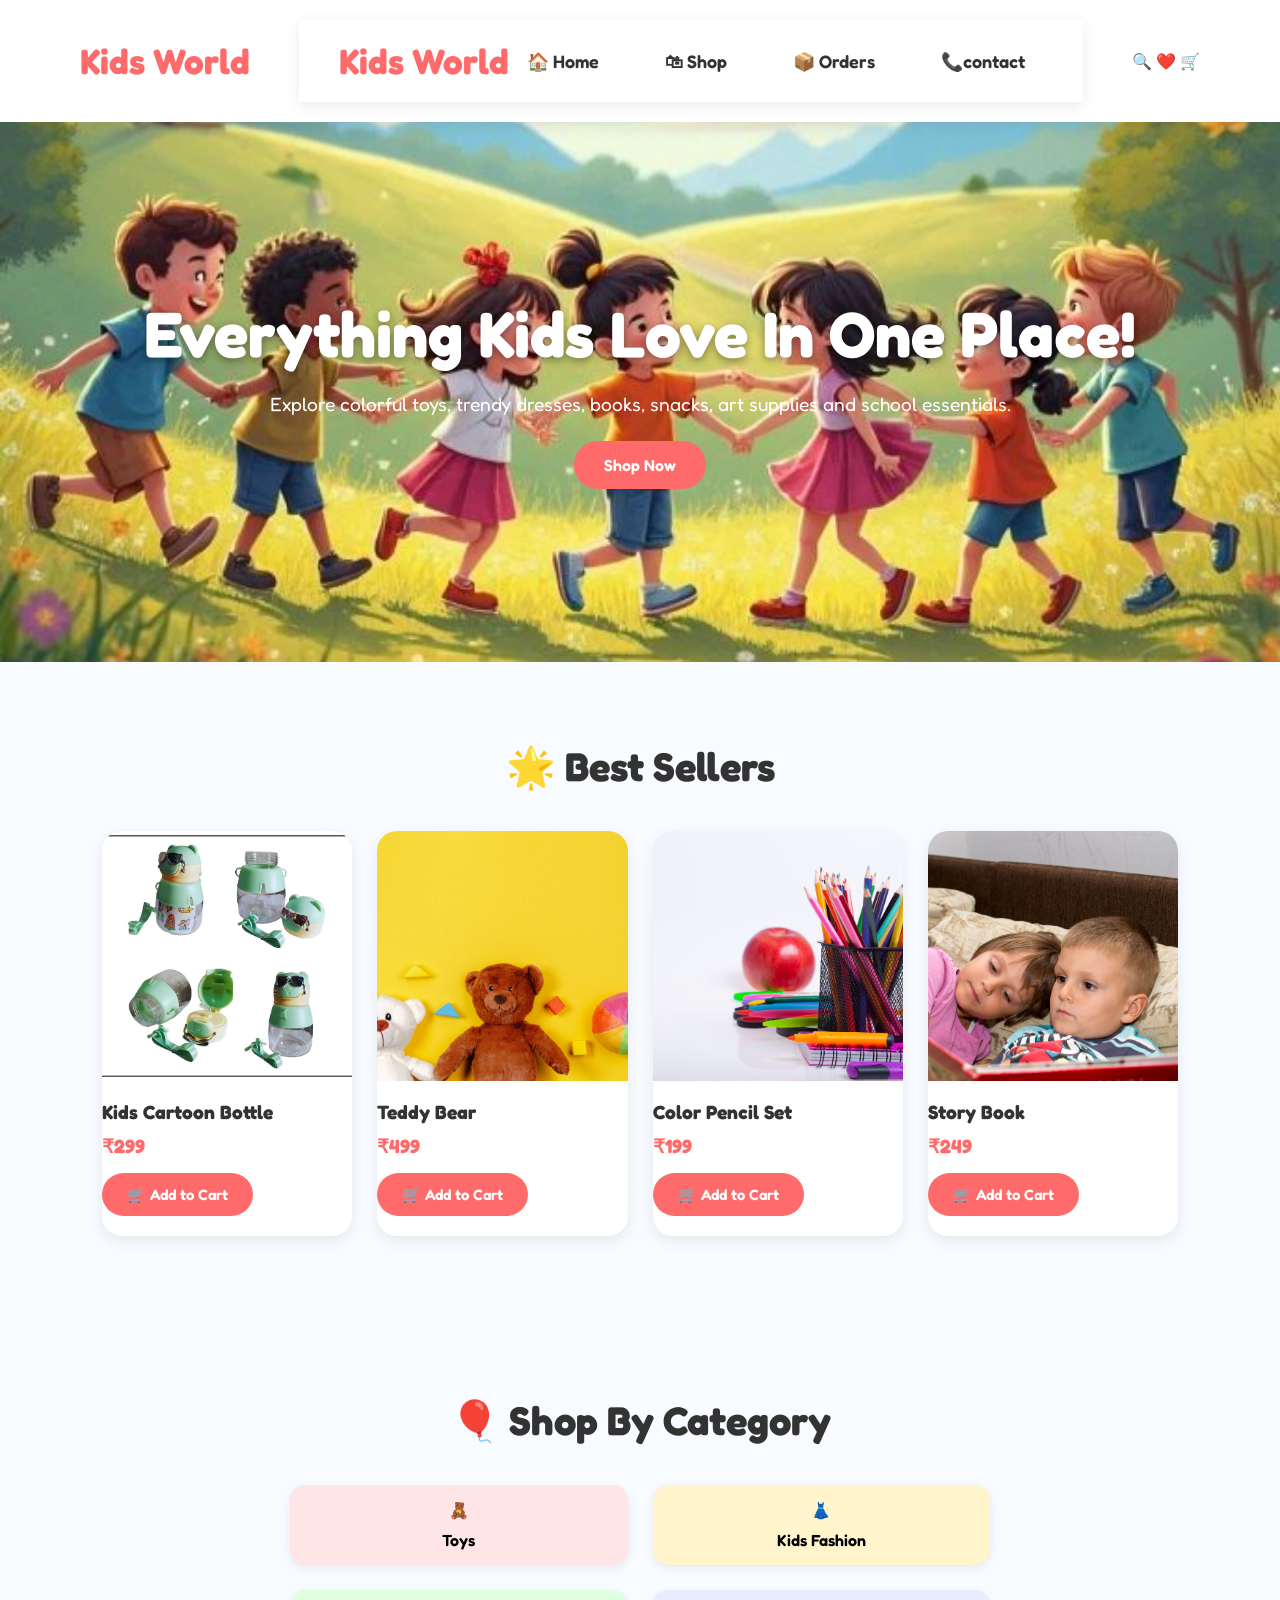
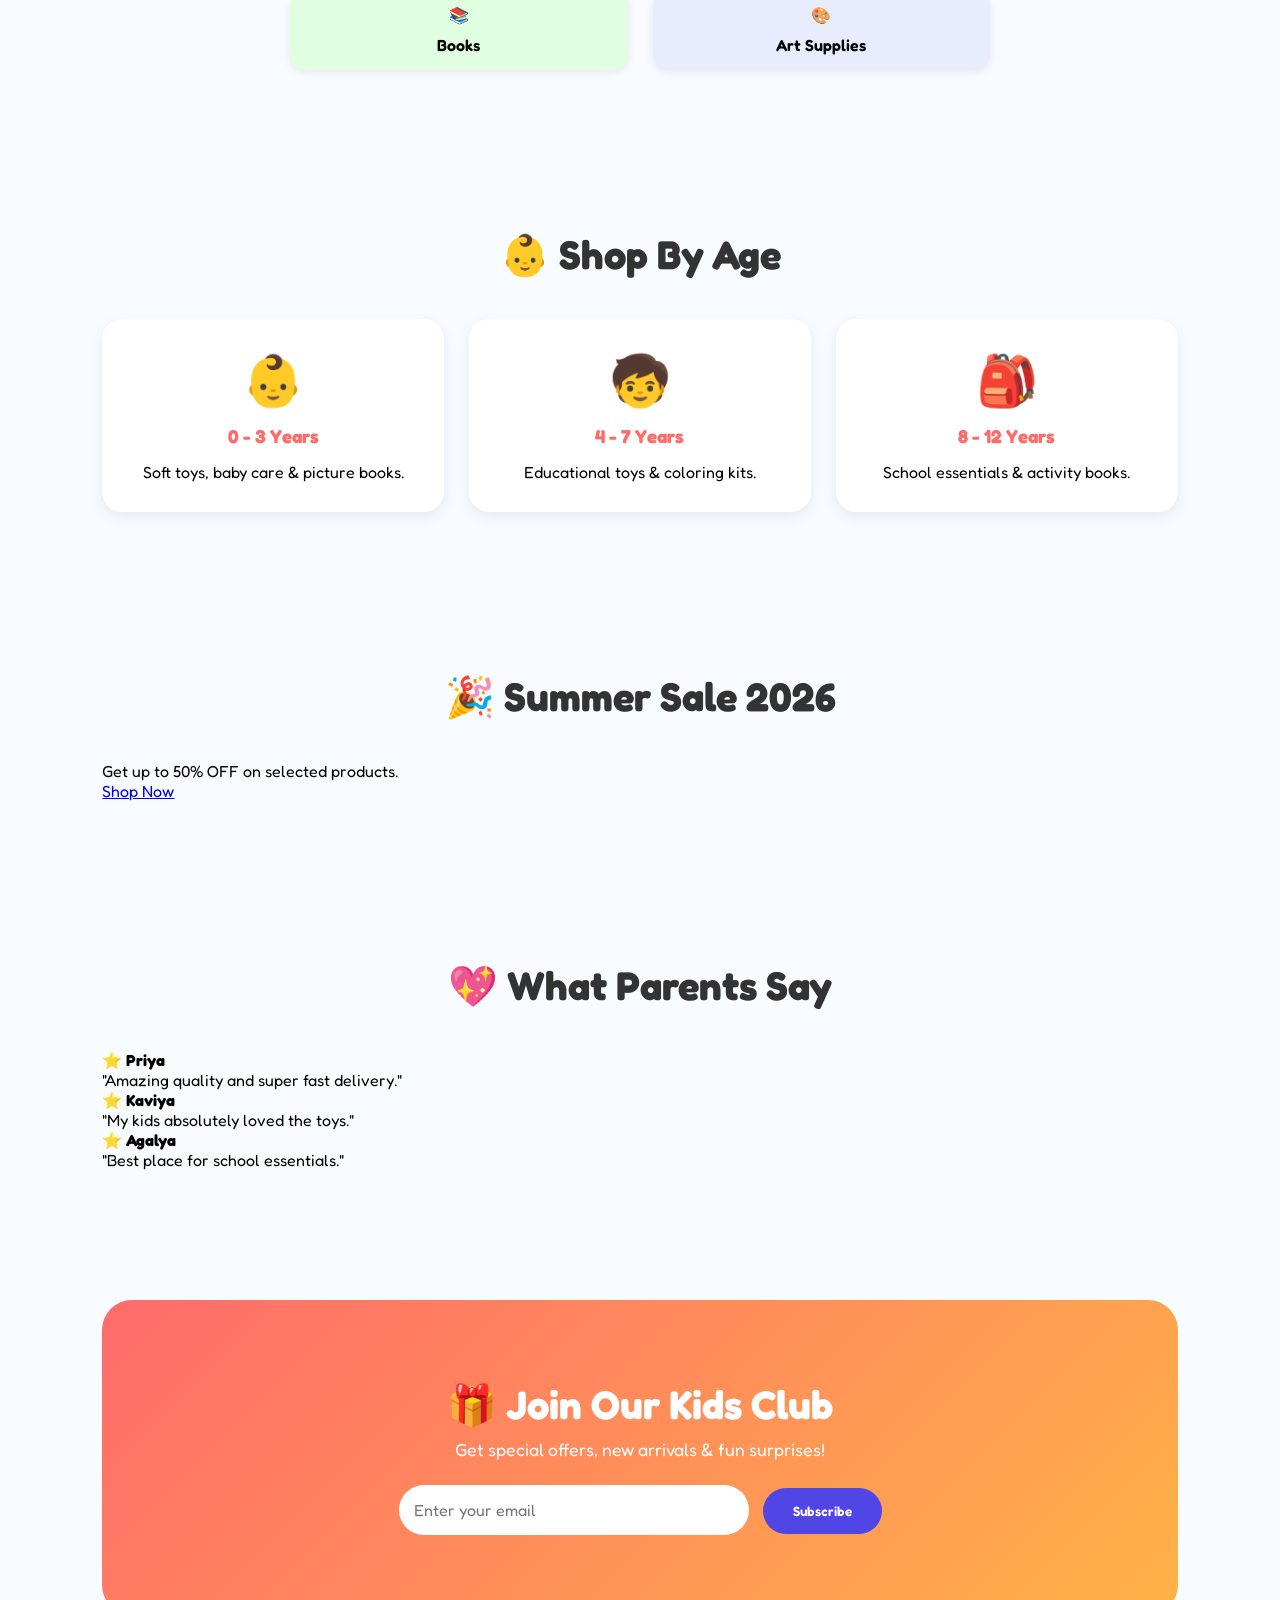
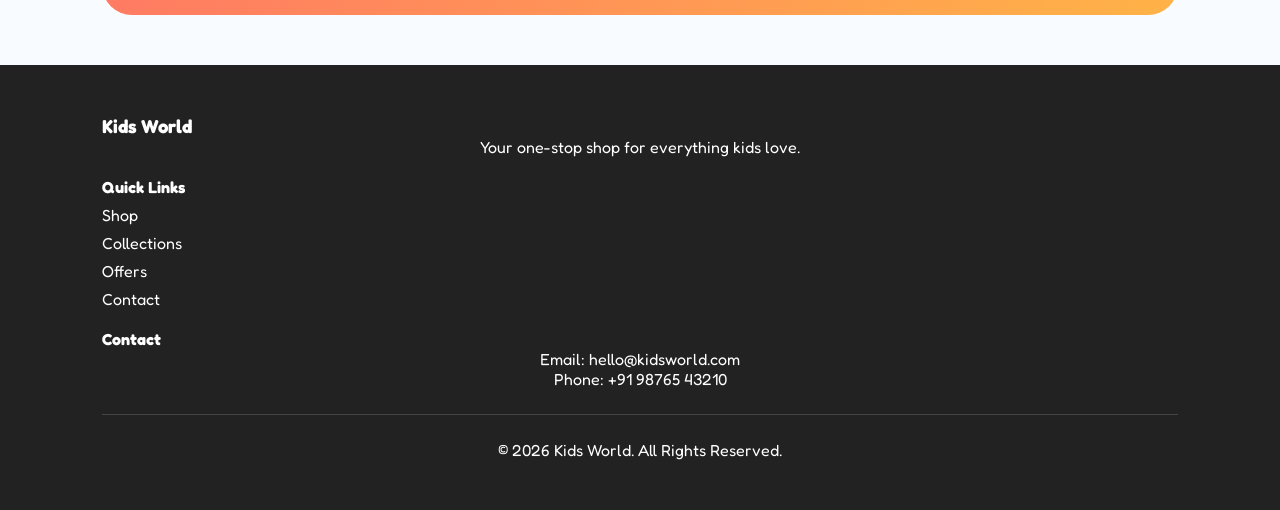
<file: index.html>
<!DOCTYPE html>
<html lang="en">
<head>
    <meta charset="UTF-8">
    <meta name="viewport" content="width=device-width, initial-scale=1.0">
    <title>Kids World - Fun Shopping for Kids</title>
<link rel="stylesheet" href="style.css">
    <link href="https://fonts.googleapis.com/css2?family=Fredoka:wght@400;500;600;700&display=swap" rel="stylesheet">
</head>
<body>

    <!-- Header -->
    <header>
        <nav>
    <div class="logo">Kids World</div>

    <header>
    <nav>
        <div class="logo">Kids World</div>

        <ul class="menu">
            <li><a href="index.html">🏠 Home</a></li>
            <li><a href="shop.html">🛍 Shop</a></li>
            <li><a href="orders.html">📦 Orders</a></li>
            <li><a href="contact.html">📞contact</a></li>
        </ul>
    </nav>
</header>

    <div class="icons">
        🔍 ❤️ 🛒
    </div>
</nav>
    </header>

    <!-- Hero Section -->
    <section class="hero">
        <div>
            <h1>Everything Kids Love In One Place!</h1>
            <p>
                Explore colorful toys, trendy dresses, books,
                snacks, art supplies and school essentials.
            </p>

            <a href="#">Shop Now</a>
        </div>
    </section>

    <!-- Featured Products -->
<section class="featured-products">
    <div class="section-title">
        <h2>🌟 Best Sellers</h2>
    </div>

    <div class="product-grid">

        <div class="product-card">
            <img src="Kids Cartoon Bottle.jpg" alt="Kids Cartoon Bottle">
            <div class="product-info">
                <h3>Kids Cartoon Bottle</h3>
                <p class="price">₹299</p>
                <button>🛒 Add to Cart</button>
            </div>
        </div>

        <div class="product-card">
            <img src="teddy.jpg" alt="Teddy Bear">
            <div class="product-info">
                <h3>Teddy Bear</h3>
                <p class="price">₹499</p>
                <button>🛒 Add to Cart</button>
            </div>
        </div>

        <div class="product-card">
            <img src="pen.jpg" alt="Color Pencil Set">
            <div class="product-info">
                <h3>Color Pencil Set</h3>
                <p class="price">₹199</p>
                <button>🛒 Add to Cart</button>
            </div>
        </div>

        <div class="product-card">
            <img src="stry.jpg" alt="Story Book">
            <div class="product-info">
                <h3>Story Book</h3>
                <p class="price">₹249</p>
                <button>🛒 Add to Cart</button>
            </div>
        </div>

    </div>
</section>

<!-- Categories -->
<section class="categories">

    <div class="section-title">
        <h2>🎈 Shop By Category</h2>
    </div>

    <div class="category-grid">

        <div class="category-card">
            <span>🧸</span>
            <h3>Toys</h3>
        </div>

        <div class="category-card">
            <span>👗</span>
            <h3>Kids Fashion</h3>
        </div>

        <div class="category-card">
            <span>📚</span>
            <h3>Books</h3>
        </div>

        <div class="category-card">
            <span>🎨</span>
            <h3>Art Supplies</h3>
        </div>

    </div>

</section>

<!-- Age Groups -->
<section class="age-section">
    <h2>👶 Shop By Age</h2>

    <div class="age-grid">

        <div class="age-card">
            <span>👶</span>
            <h3>0 - 3 Years</h3>
            <p>Soft toys, baby care & picture books.</p>
        </div>

        <div class="age-card">
            <span>🧒</span>
            <h3>4 - 7 Years</h3>
            <p>Educational toys & coloring kits.</p>
        </div>

        <div class="age-card">
            <span>🎒</span>
            <h3>8 - 12 Years</h3>
            <p>School essentials & activity books.</p>
        </div>

    </div>
</section>

<!-- Offer Banner -->
<section class="offer-banner">
    <div class="offer-content">
        <h2>🎉 Summer Sale 2026</h2>
        <p>Get up to 50% OFF on selected products.</p>
        <a href="#">Shop Now</a>
    </div>
</section>

<!-- Testimonials -->
<section class="testimonials">

    <div class="section-title">
        <h2>💖 What Parents Say</h2>
    </div>

    <div class="review-grid">

        <div class="review-card">
            <h4>⭐ Priya</h4>
            <p>"Amazing quality and super fast delivery."</p>
        </div>

        <div class="review-card">
            <h4>⭐ Kaviya</h4>
            <p>"My kids absolutely loved the toys."</p>
        </div>

        <div class="review-card">
            <h4>⭐ Agalya</h4>
            <p>"Best place for school essentials."</p>
        </div>

    </div>

</section>

<section class="newsletter">
    <h2>🎁 Join Our Kids Club</h2>
    <p>Get special offers, new arrivals & fun surprises!</p>

    <form>
        <input type="email" placeholder="Enter your email">
        <button type="submit">Subscribe</button>
    </form>
</section>

    <!-- Footer -->
    <footer>

        <div>
            <h3>Kids World</h3>
            <p>Your one-stop shop for everything kids love.</p>
        </div>

        <div>
            <h4>Quick Links</h4>
            <ul>
                <li><a href="#">Shop</a></li>
                <li><a href="#">Collections</a></li>
                <li><a href="#">Offers</a></li>
                <li><a href="#">Contact</a></li>
            </ul>
        </div>

        <div>
            <h4>Contact</h4>
            <p>Email: hello@kidsworld.com</p>
            <p>Phone: +91 98765 43210</p>
        </div>

        <hr>

        <p>&copy; 2026 Kids World. All Rights Reserved.</p>

    </footer>
<script src="script.js"></script>
</body>
</html>
</file>
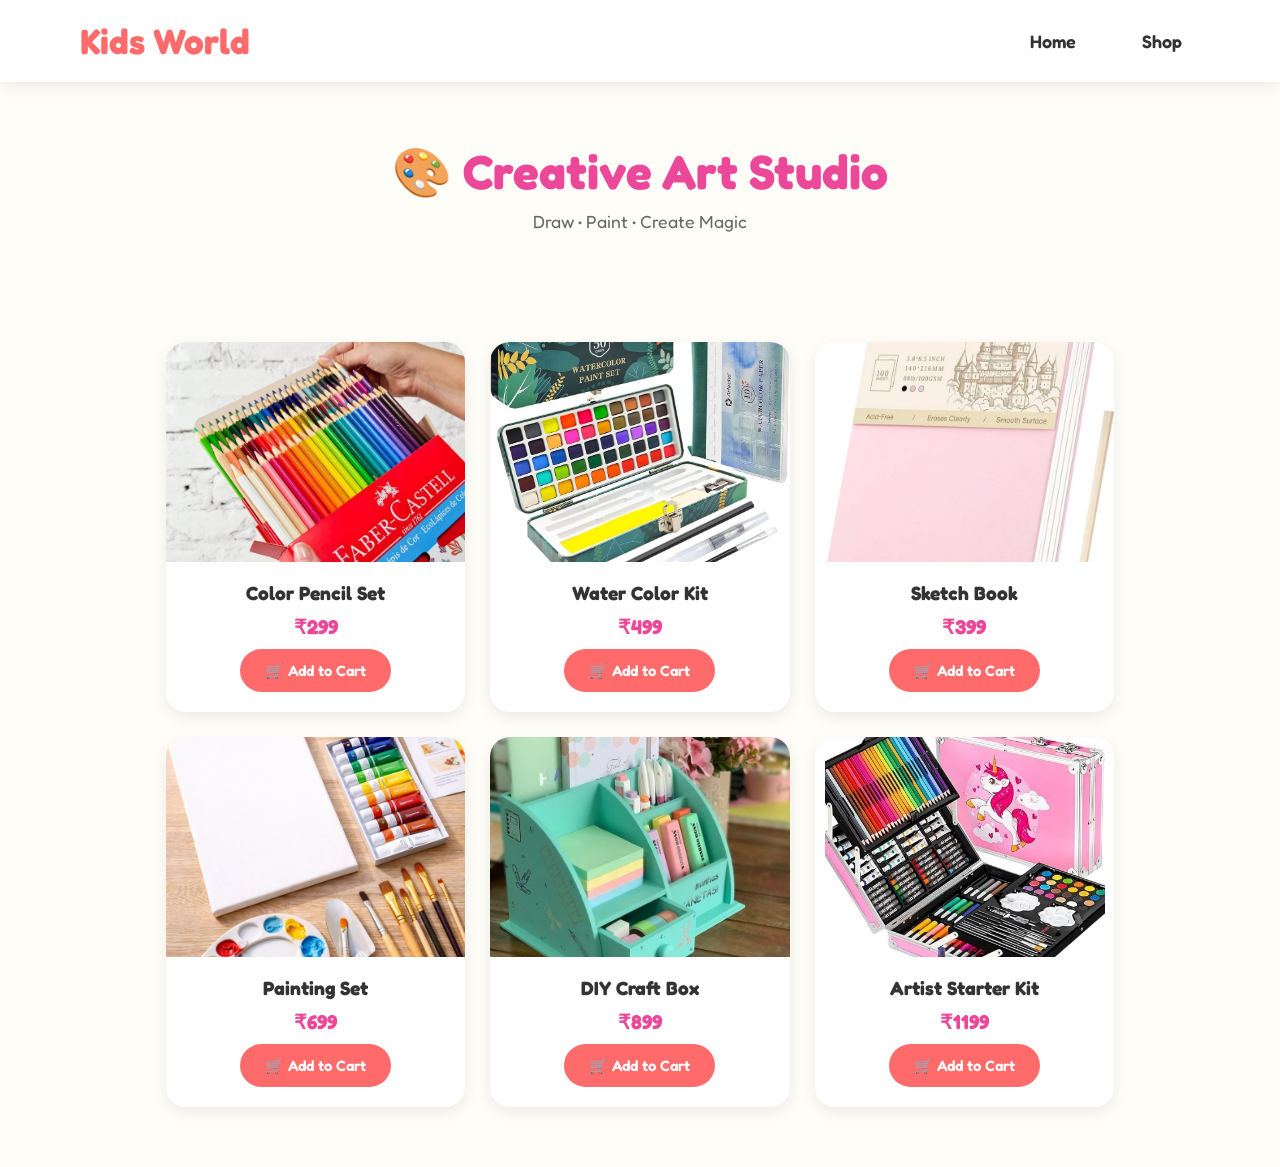
<file: art.html>
<!DOCTYPE html>
<html lang="en">
<head>
<meta charset="UTF-8">
<meta name="viewport" content="width=device-width, initial-scale=1.0">

<title>🎨 Creative Art Studio</title>

<link rel="stylesheet" href="style.css">
<link rel="stylesheet" href="art.css">

</head>
<body>

<header>
<nav>
<div class="logo">Kids World</div>

<ul class="menu">
<li><a href="index.html">Home</a></li>
<li><a href="shop.html">Shop</a></li>
</ul>
</nav>
</header>

<section class="collection-title">
<h1>🎨 Creative Art Studio</h1>
<p>Draw • Paint • Create Magic</p>
</section>

<section class="product-grid">

<div class="product-card">
<img src="Color Pencil Set.jpg" alt="">
<h3>Color Pencil Set</h3>
<p class="price">₹299</p>
<button class="add-cart">🛒 Add to Cart</button>
</div>

<div class="product-card">
<img src="Water Color Kit.jpg" alt="">
<h3>Water Color Kit</h3>
<p class="price">₹499</p>
<button class="add-cart">🛒 Add to Cart</button>
</div>

<div class="product-card">
<img src="Sketch Book.jpg" alt="">
<h3>Sketch Book</h3>
<p class="price">₹399</p>
<button class="add-cart">🛒 Add to Cart</button>
</div>

<div class="product-card">
<img src="Painting Set.jpg" alt="">
<h3>Painting Set</h3>
<p class="price">₹699</p>
<button class="add-cart">🛒 Add to Cart</button>
</div>

<div class="product-card">
<img src="DIY Craft Box.jpg" alt="">
<h3>DIY Craft Box</h3>
<p class="price">₹899</p>
<button class="add-cart">🛒 Add to Cart</button>
</div>

<div class="product-card">
<img src="Artist Starter Kit.jpg" alt="">
<h3>Artist Starter Kit</h3>
<p class="price">₹1199</p>
<button class="add-cart">🛒 Add to Cart</button>
</div>

</section>

<script src="shop.js"></script>

</body>
</html>
</file>
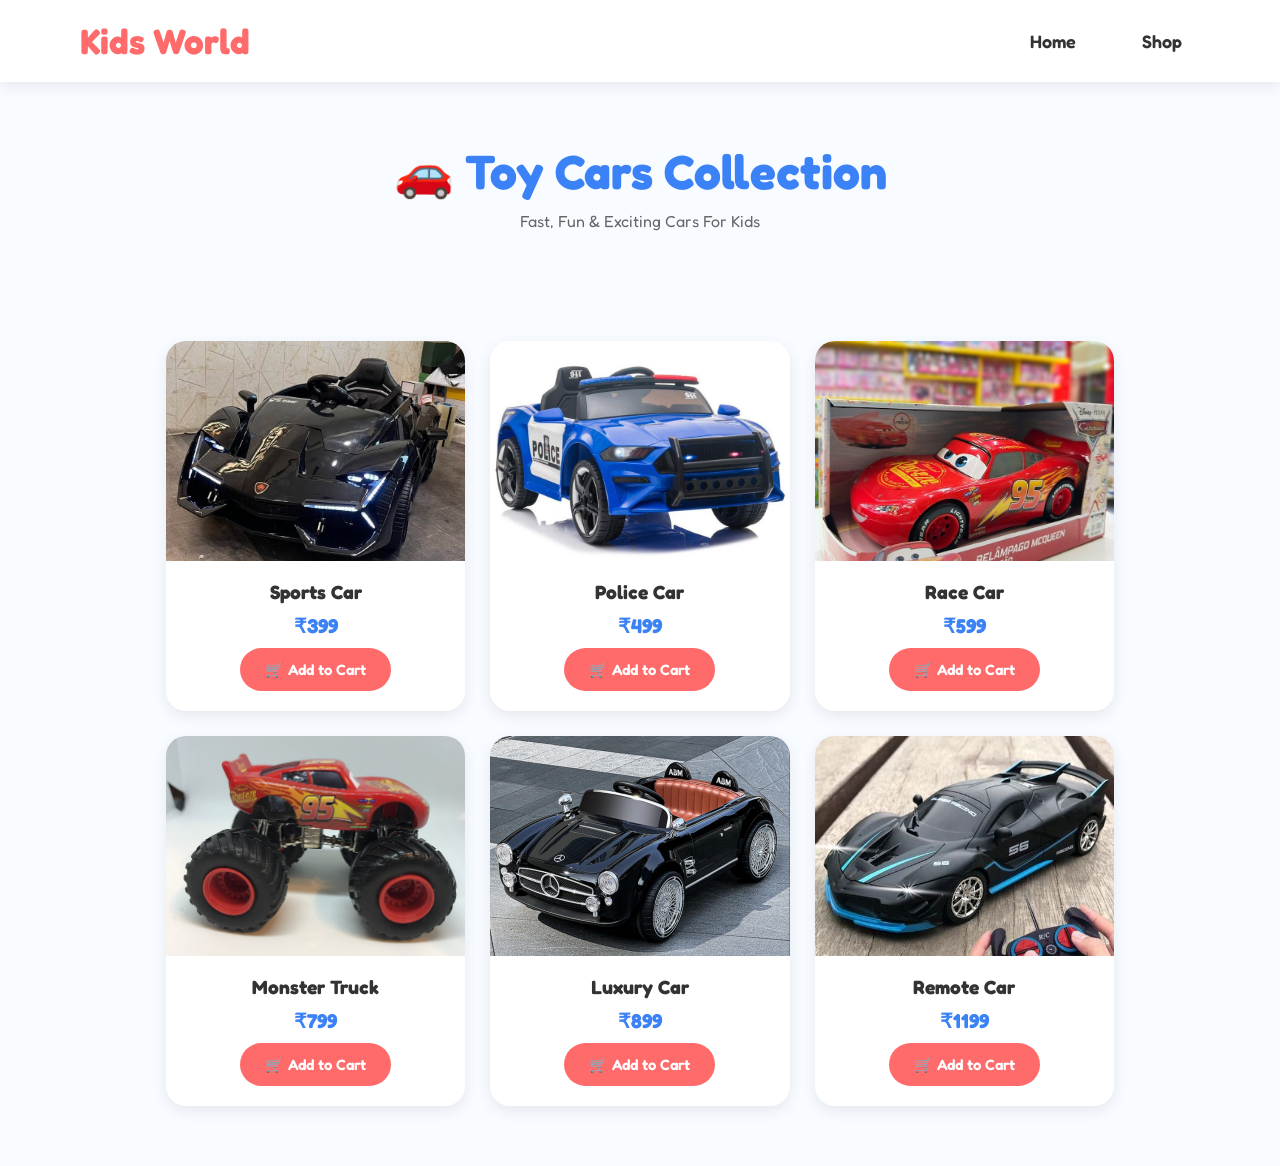
<file: cars.html>
<!DOCTYPE html>
<html lang="en">
<head>
<meta charset="UTF-8">
<meta name="viewport" content="width=device-width, initial-scale=1.0">
<title>Toy Cars Collection</title>

<link rel="stylesheet" href="style.css">
<link rel="stylesheet" href="cars.css">

</head>
<body>

<header>
<nav>
<div class="logo">Kids World</div>

<ul class="menu">
<li><a href="index.html">Home</a></li>
<li><a href="shop.html">Shop</a></li>
</ul>
</nav>
</header>

<section class="collection-title">
<h1>🚗 Toy Cars Collection</h1>
<p>Fast, Fun & Exciting Cars For Kids</p>
</section>

<section class="product-grid">

<div class="product-card">
<img src="Sports Car.jpg" alt="">
<h3>Sports Car</h3>
<p class="price">₹399</p>
<button class="add-cart">🛒 Add to Cart</button>
</div>

<div class="product-card">
<img src="Police Car.jpg" alt="">
<h3>Police Car</h3>
<p class="price">₹499</p>
<button class="add-cart">🛒 Add to Cart</button>
</div>

<div class="product-card">
<img src="Race Car.jpg" alt="">
<h3>Race Car</h3>
<p class="price">₹599</p>
<button class="add-cart">🛒 Add to Cart</button>
</div>

<div class="product-card">
<img src="Monster Truck.jpg" alt="">
<h3>Monster Truck</h3>
<p class="price">₹799</p>
<button class="add-cart">🛒 Add to Cart</button>
</div>

<div class="product-card">
<img src="Luxury Car.jpg" alt="">
<h3>Luxury Car</h3>
<p class="price">₹899</p>
<button class="add-cart">🛒 Add to Cart</button>
</div>

<div class="product-card">
<img src="Remote Car.jpg" alt="">
<h3>Remote Car</h3>
<p class="price">₹1199</p>
<button class="add-cart">🛒 Add to Cart</button>
</div>

</section>

<script src="shop.js"></script>

</body>
</html>
</file>
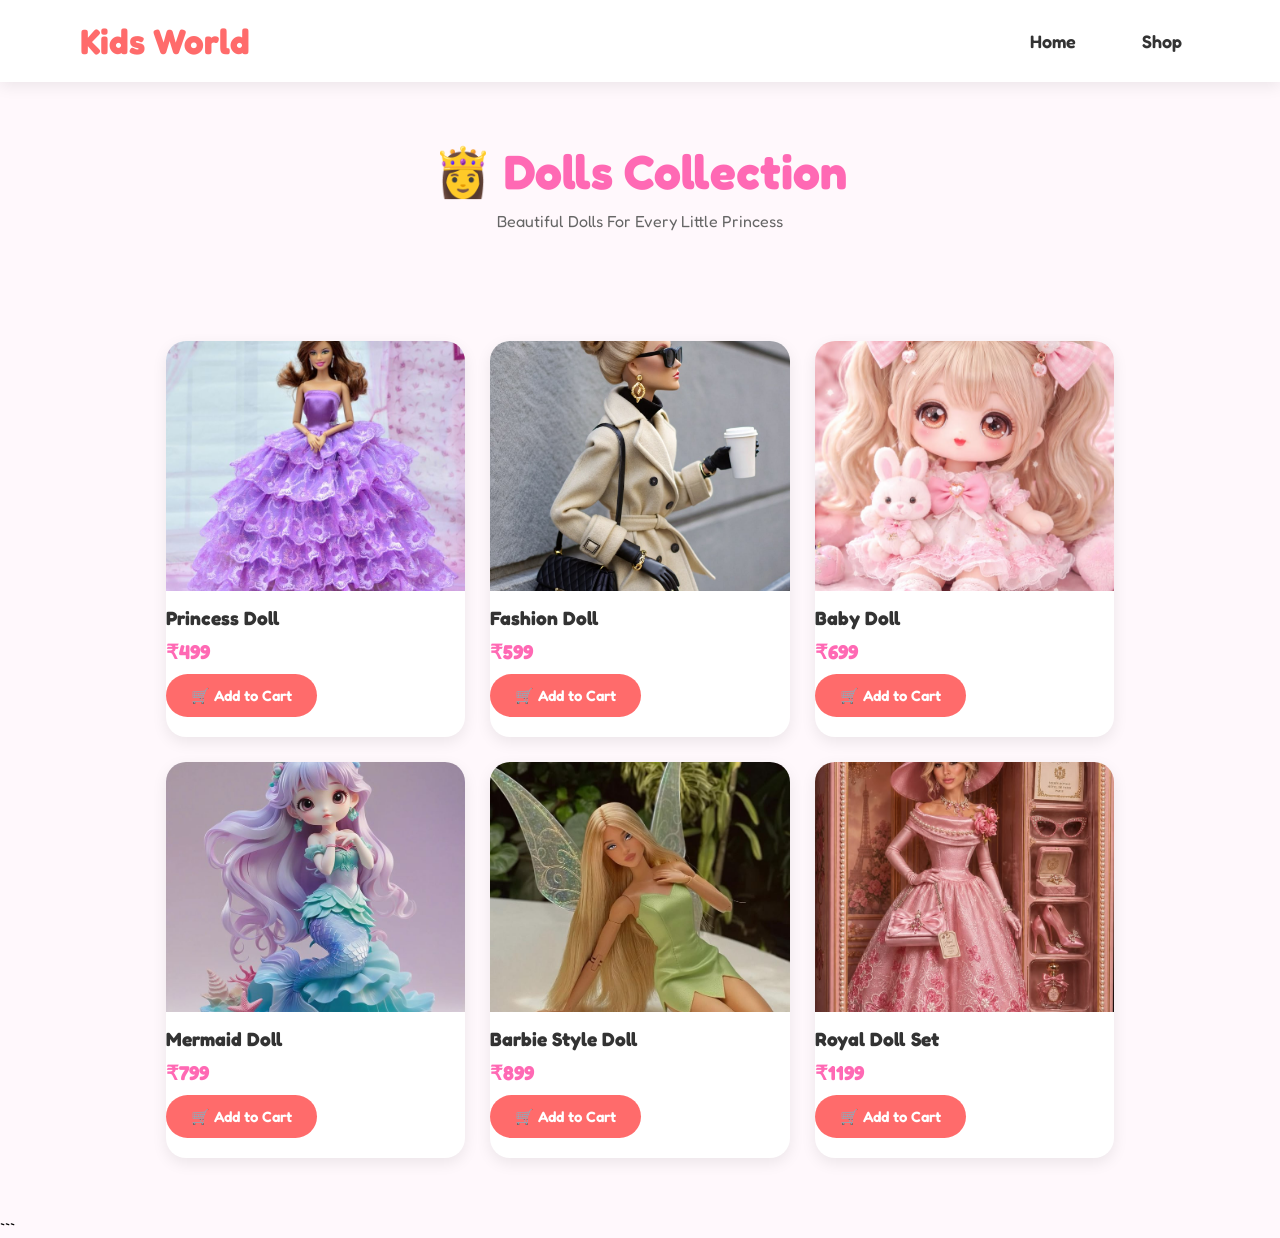
<file: dolls.html>
<!DOCTYPE html>
<html lang="en">
<head>
<meta charset="UTF-8">
<meta name="viewport" content="width=device-width, initial-scale=1.0">
<title>Dolls Collection</title>

<link rel="stylesheet" href="style.css">
<link rel="stylesheet" href="dolls.css">

</head>
<body>

<header>
<nav>
<div class="logo">Kids World</div>

<ul class="menu">
<li><a href="index.html">Home</a></li>
<li><a href="shop.html">Shop</a></li>
</ul>
</nav>
</header>

<section class="collection-title">
<h1>👸 Dolls Collection</h1>
<p>Beautiful Dolls For Every Little Princess</p>
</section>

<section class="product-grid">

<div class="product-card">
<img src="Princess Doll.jpg" alt="">
<h3>Princess Doll</h3>
<p class="price">₹499</p>
<button class="add-cart">🛒 Add to Cart</button>
</div>

<div class="product-card">
<img src="Fashion Dolll.jpg" alt="">
<h3>Fashion Doll</h3>
<p class="price">₹599</p>
<button class="add-cart">🛒 Add to Cart</button>
</div>

<div class="product-card">
<img src="Barbie Style Dollll.jpg" alt="">
<h3>Baby Doll</h3>
<p class="price">₹699</p>
<button class="add-cart">🛒 Add to Cart</button>
</div>

<div class="product-card">
<img src="Mermaid Dolll.jpg" alt="">
<h3>Mermaid Doll</h3>
<p class="price">₹799</p>
<button class="add-cart">🛒 Add to Cart</button>
</div>

<div class="product-card">
<img src="bby.jpg" alt="">
<h3>Barbie Style Doll</h3>
<p class="price">₹899</p>
<button class="add-cart">🛒 Add to Cart</button>
</div>

<div class="product-card">
<img src="royl.jpg" alt="">
<h3>Royal Doll Set</h3>
<p class="price">₹1199</p>
<button class="add-cart">🛒 Add to Cart</button>
</div>

</section>

<script src="shop.js"></script>

</body>
</html>
```
</file>
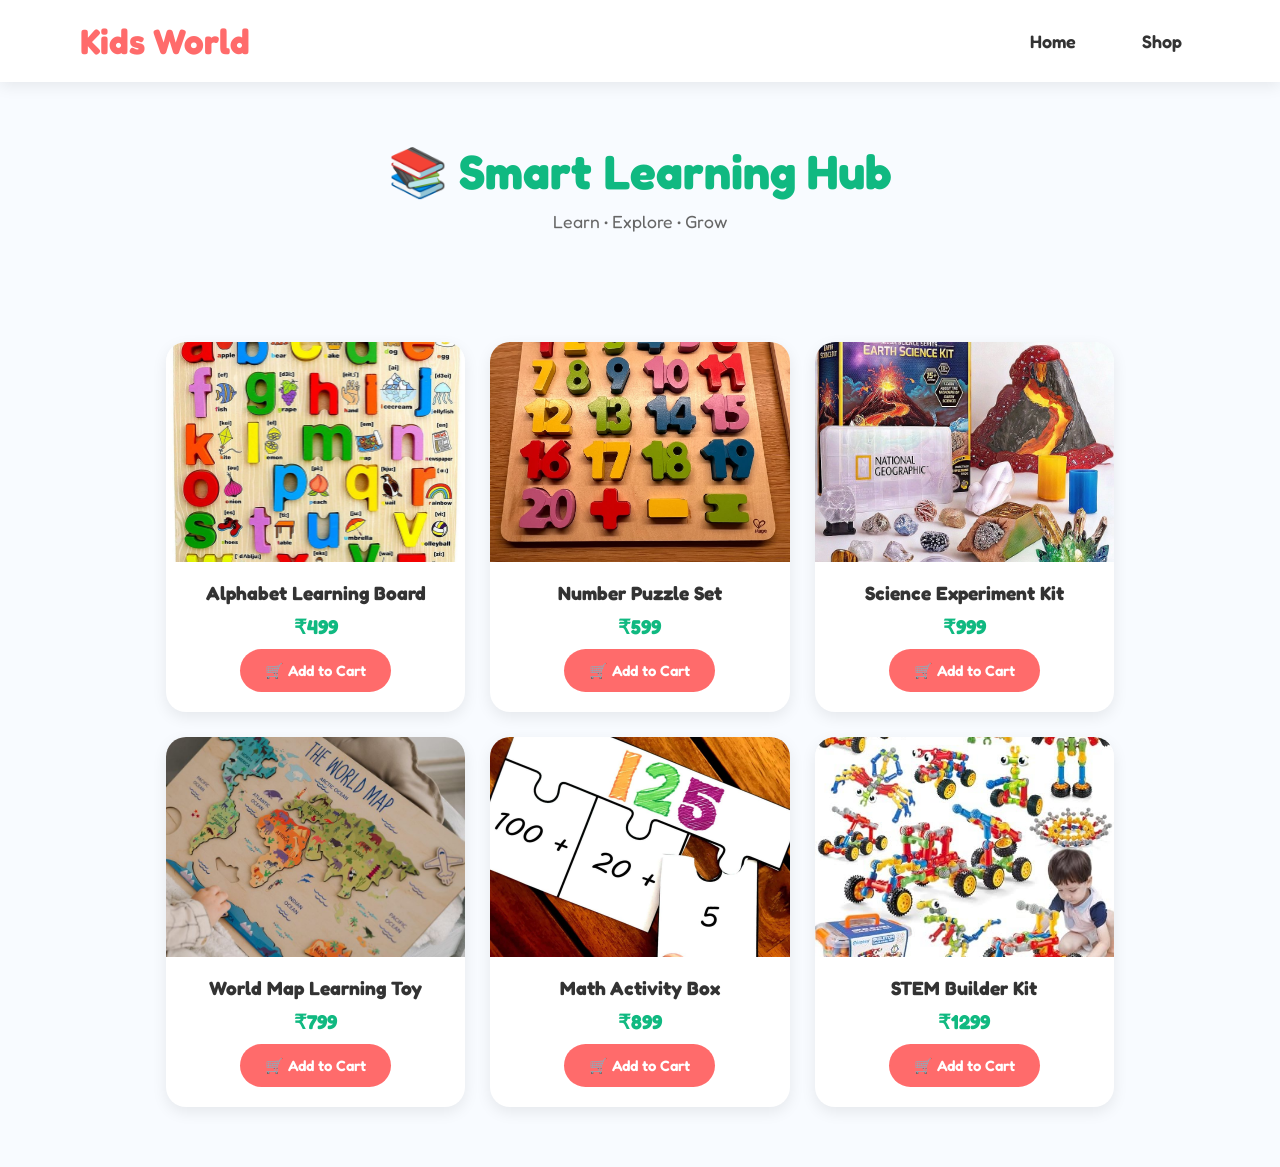
<file: education.html>
<!DOCTYPE html>
<html lang="en">
<head>
<meta charset="UTF-8">
<meta name="viewport" content="width=device-width, initial-scale=1.0">

<title>📚 Smart Learning Hub</title>

<link rel="stylesheet" href="style.css">
<link rel="stylesheet" href="education.css">

</head>
<body>

<header>
<nav>
<div class="logo">Kids World</div>

<ul class="menu">
<li><a href="index.html">Home</a></li>
<li><a href="shop.html">Shop</a></li>
</ul>
</nav>
</header>

<section class="collection-title">
<h1>📚 Smart Learning Hub</h1>
<p>Learn • Explore • Grow</p>
</section>

<section class="product-grid">

<div class="product-card">
<img src="edu1.jpg" alt="">
<h3>Alphabet Learning Board</h3>
<p class="price">₹499</p>
<button class="add-cart">🛒 Add to Cart</button>
</div>

<div class="product-card">
<img src="edu2.jpg" alt="">
<h3>Number Puzzle Set</h3>
<p class="price">₹599</p>
<button class="add-cart">🛒 Add to Cart</button>
</div>

<div class="product-card">
<img src="edu3.jpg" alt="">
<h3>Science Experiment Kit</h3>
<p class="price">₹999</p>
<button class="add-cart">🛒 Add to Cart</button>
</div>

<div class="product-card">
<img src="edu4.jpg" alt="">
<h3>World Map Learning Toy</h3>
<p class="price">₹799</p>
<button class="add-cart">🛒 Add to Cart</button>
</div>

<div class="product-card">
<img src="Number Challenge.jpg" alt="">
<h3>Math Activity Box</h3>
<p class="price">₹899</p>
<button class="add-cart">🛒 Add to Cart</button>
</div>

<div class="product-card">
<img src="edu6.jpg" alt="">
<h3>STEM Builder Kit</h3>
<p class="price">₹1299</p>
<button class="add-cart">🛒 Add to Cart</button>
</div>

</section>

<script src="shop.js"></script>

</body>
</html>
</file>
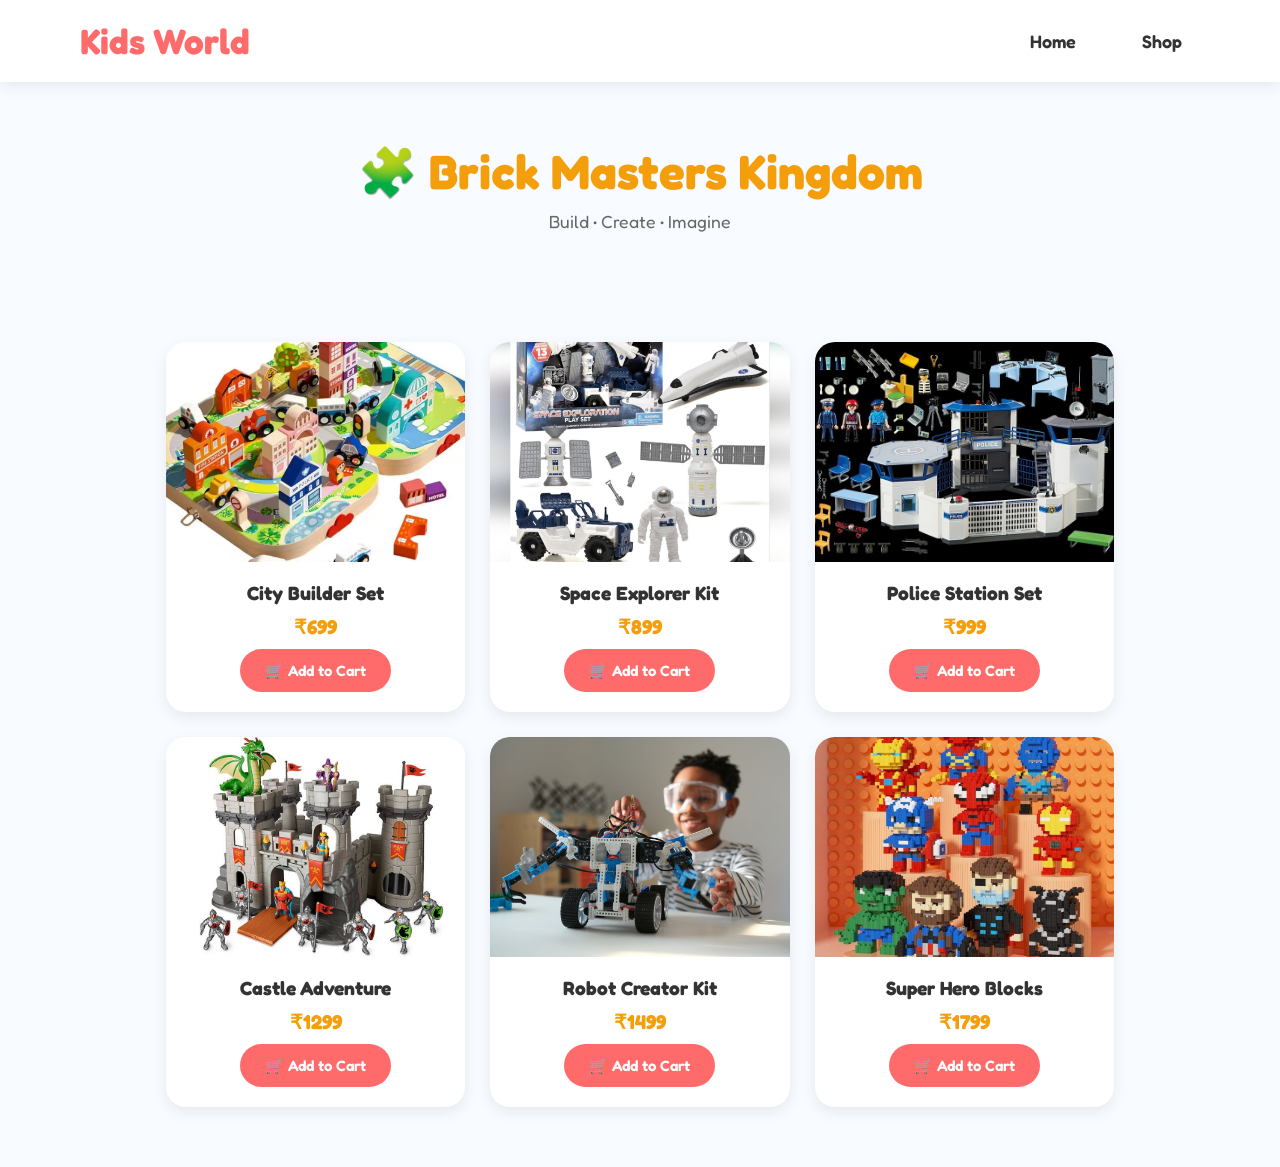
<file: lego.html>
<!DOCTYPE html>
<html lang="en">
<head>
<meta charset="UTF-8">
<meta name="viewport" content="width=device-width, initial-scale=1.0">

<title>🧩 Brick Masters Kingdom</title>

<link rel="stylesheet" href="style.css">
<link rel="stylesheet" href="lego.css">
</head>

<body>

<header>
<nav>
<div class="logo">Kids World</div>

<ul class="menu">
<li><a href="index.html">Home</a></li>
<li><a href="shop.html">Shop</a></li>
</ul>
</nav>
</header>

<section class="collection-title">
<h1>🧩 Brick Masters Kingdom</h1>
<p>Build • Create • Imagine</p>
</section>

<section class="product-grid">

<div class="product-card">
<img src="city builder set.jpg" alt="">
<h3>City Builder Set</h3>
<p class="price">₹699</p>
<button class="add-cart">🛒 Add to Cart</button>
</div>

<div class="product-card">
<img src="Space Explorer Kit.jpg" alt="">
<h3>Space Explorer Kit</h3>
<p class="price">₹899</p>
<button class="add-cart">🛒 Add to Cart</button>
</div>

<div class="product-card">
<img src="Police Station Set.jpg" alt="">
<h3>Police Station Set</h3>
<p class="price">₹999</p>
<button class="add-cart">🛒 Add to Cart</button>
</div>

<div class="product-card">
<img src="Castle Adventure.jpg" alt="">
<h3>Castle Adventure</h3>
<p class="price">₹1299</p>
<button class="add-cart">🛒 Add to Cart</button>
</div>

<div class="product-card">
<img src="Robot Creator Kit.jpg" alt="">
<h3>Robot Creator Kit</h3>
<p class="price">₹1499</p>
<button class="add-cart">🛒 Add to Cart</button>
</div>

<div class="product-card">
<img src="Super Hero Blocks.jpg" alt="">
<h3>Super Hero Blocks</h3>
<p class="price">₹1799</p>
<button class="add-cart">🛒 Add to Cart</button>
</div>

</section>

<script src="shop.js"></script>

</body>
</html>
</file>
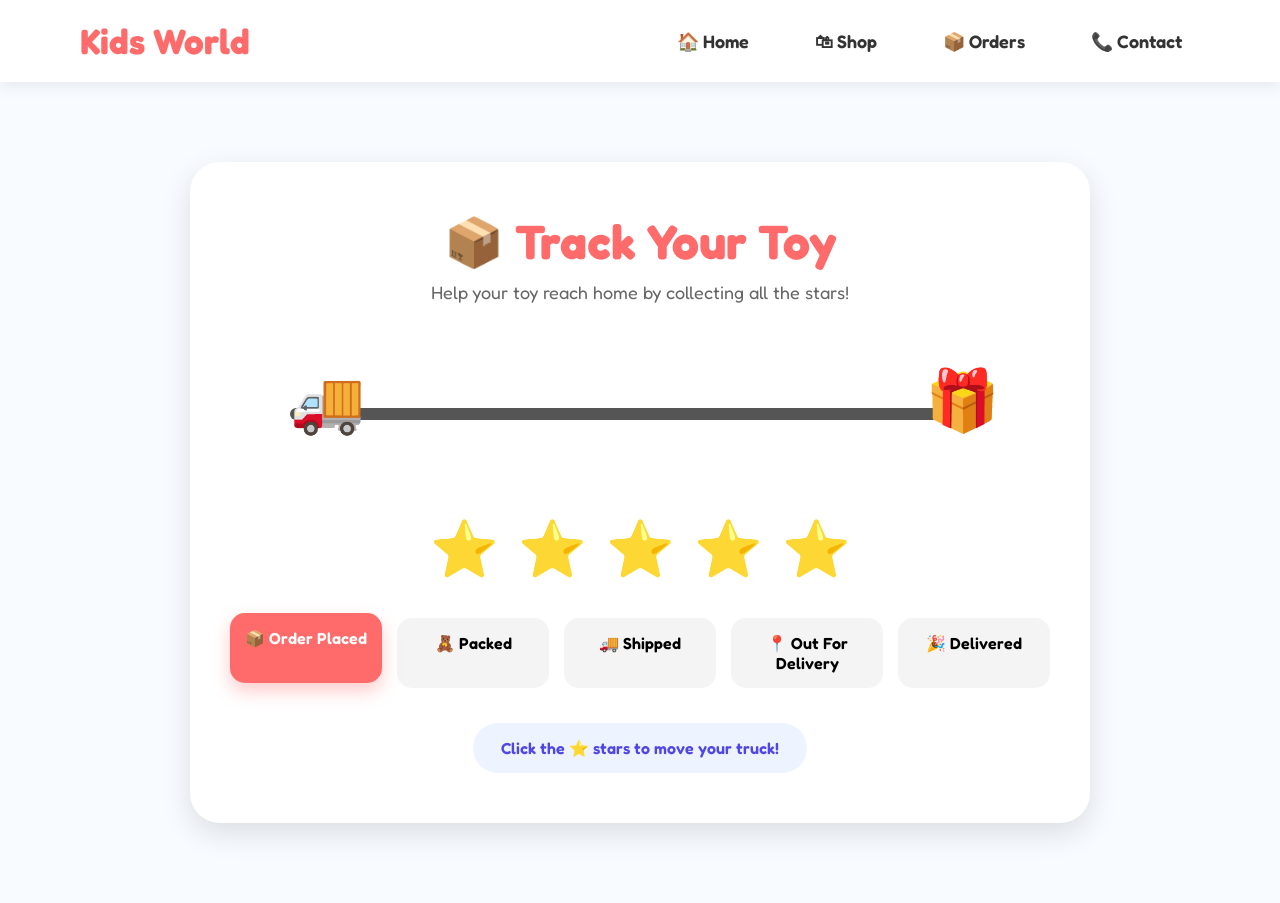
<file: orders.html>
<!DOCTYPE html>
<html lang="en">

<head>
    <meta charset="UTF-8">
    <meta name="viewport" content="width=device-width, initial-scale=1.0">
    <title>Kids World | Orders</title>

    <!-- Main Website CSS -->
    <link rel="stylesheet" href="style.css">

    <!-- Orders Page CSS -->
    <link rel="stylesheet" href="orders.css">
</head>

<body>

    <!-- Header -->

    <header>

        <nav>

            <div class="logo">Kids World</div>

            <ul class="menu">

                <li><a href="index.html">🏠 Home</a></li>

                <li><a href="shop.html">🛍 Shop</a></li>

                <li><a href="orders.html">📦 Orders</a></li>

                <li><a href="contact.html">📞 Contact</a></li>

            </ul>

        </nav>

    </header>

    <!-- Order Section -->

    <section class="orders-page">

        <div class="order-card">

            <h1>📦 Track Your Toy</h1>

            <p class="subtitle">
                Help your toy reach home by collecting all the stars!
            </p>

            <!-- Journey -->

            <div class="road">

                <div class="line"></div>

                <div id="truck">🚚</div>

                <div class="gift">🎁</div>

            </div>

            <!-- Stars -->

            <div class="stars">

                <span class="star" data-step="1">⭐</span>

                <span class="star" data-step="2">⭐</span>

                <span class="star" data-step="3">⭐</span>

                <span class="star" data-step="4">⭐</span>

                <span class="star" data-step="5">⭐</span>

            </div>

            <!-- Progress -->

            <div class="progress-box">

                <div class="step active" id="step1">
                    📦 Order Placed
                </div>

                <div class="step" id="step2">
                    🧸 Packed
                </div>

                <div class="step" id="step3">
                    🚚 Shipped
                </div>

                <div class="step" id="step4">
                    📍 Out For Delivery
                </div>

                <div class="step" id="step5">
                    🎉 Delivered
                </div>

            </div>

            <!-- Status -->

            <div id="status">

                Click the ⭐ stars to move your truck!

            </div>

            <!-- Reward -->

            <div id="reward">

                🎉 Surprise Gift Unlocked! 🧸🎁

            </div>

        </div>

    </section>

    <script src="orders.js"></script>

</body>

</html>
</file>
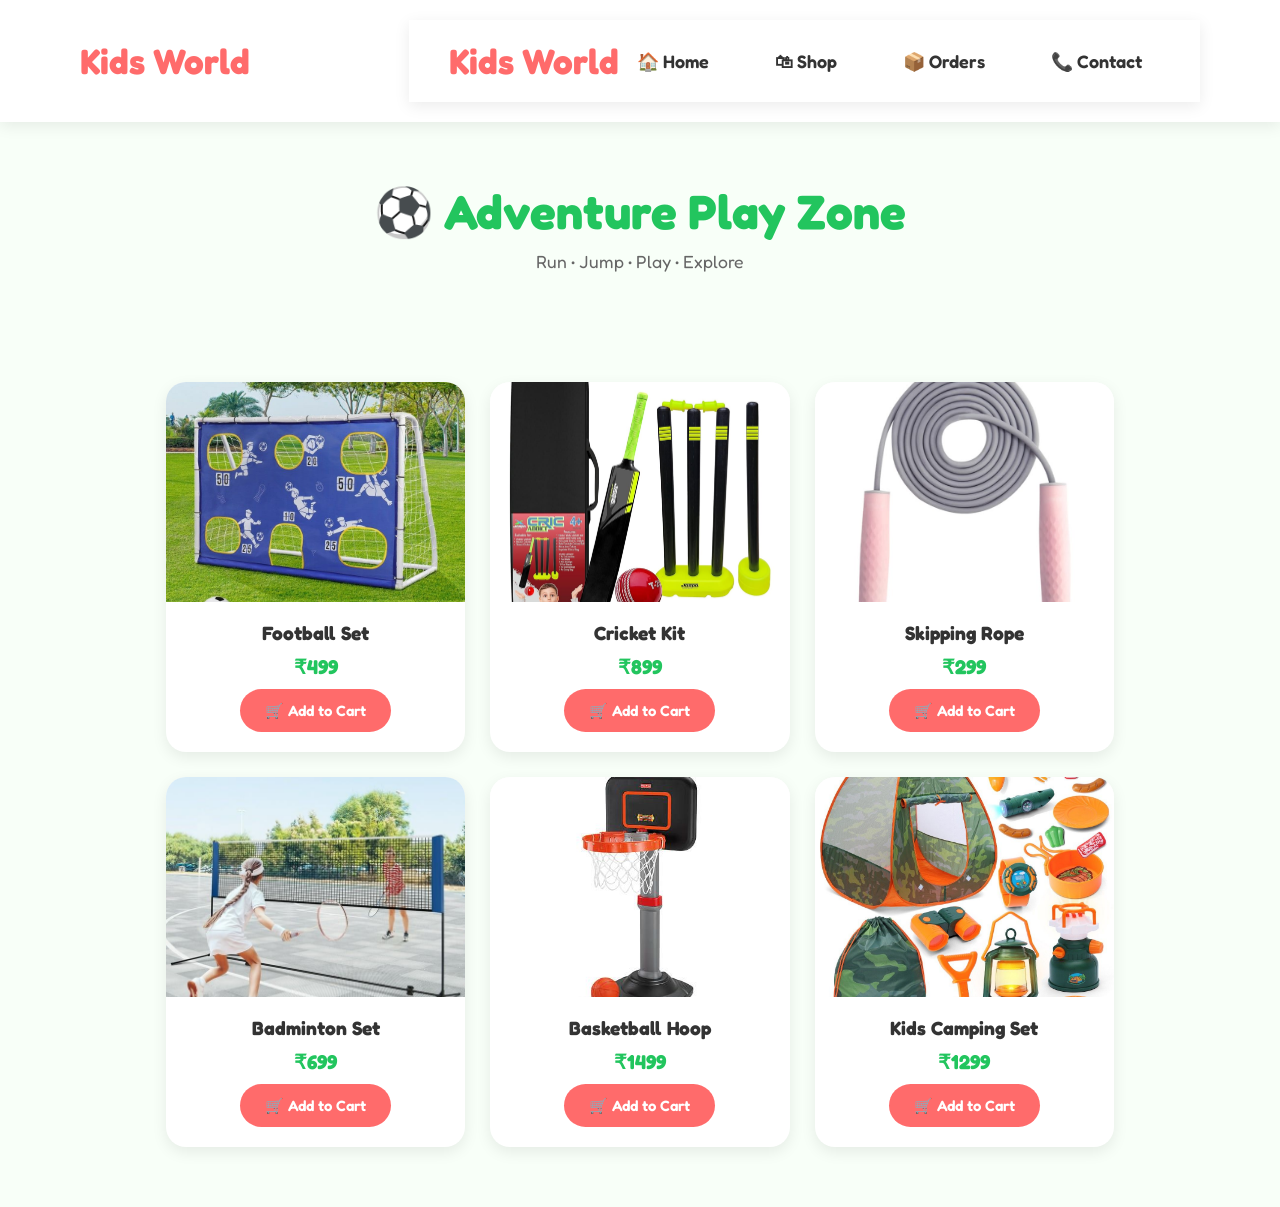
<file: outdoor.html>
<!DOCTYPE html>
<html lang="en">
<head>
<meta charset="UTF-8">
<meta name="viewport" content="width=device-width, initial-scale=1.0">

<title>⚽ Adventure Play Zone</title>

<link rel="stylesheet" href="style.css">
<link rel="stylesheet" href="outdoor.css">

</head>
<body>

<header>
<nav>
<div class="logo">Kids World</div>
<header>
    <nav>
        <div class="logo">Kids World</div>

        <ul class="menu">
            <li><a href="index.html">🏠 Home</a></li>
            <li><a href="shop.html">🛍 Shop</a></li>
            <li><a href="orders.html">📦 Orders</a></li>
            <li><a href="#contact">📞 Contact</a></li>
        </ul>
    </nav>
</header>
</nav>
</header>

<section class="collection-title">
<h1>⚽ Adventure Play Zone</h1>
<p>Run • Jump • Play • Explore</p>
</section>

<section class="product-grid">

<div class="product-card">
<img src="Football Set.jpg" alt="">
<h3>Football Set</h3>
<p class="price">₹499</p>
<button class="add-cart">🛒 Add to Cart</button>
</div>

<div class="product-card">
<img src="Cricket Kit.jpg" alt="">
<h3>Cricket Kit</h3>
<p class="price">₹899</p>
<button class="add-cart">🛒 Add to Cart</button>
</div>

<div class="product-card">
<img src="Skipping Rope.jpg" alt="">
<h3>Skipping Rope</h3>
<p class="price">₹299</p>
<button class="add-cart">🛒 Add to Cart</button>
</div>

<div class="product-card">
<img src="Badminton Set.jpg" alt="">
<h3>Badminton Set</h3>
<p class="price">₹699</p>
<button class="add-cart">🛒 Add to Cart</button>
</div>

<div class="product-card">
<img src="Basketball Hoop.jpg" alt="">
<h3>Basketball Hoop</h3>
<p class="price">₹1499</p>
<button class="add-cart">🛒 Add to Cart</button>
</div>

<div class="product-card">
<img src="Kids Camping Set.jpg" alt="">
<h3>Kids Camping Set</h3>
<p class="price">₹1299</p>
<button class="add-cart">🛒 Add to Cart</button>
</div>

</section>

<script src="shop.js"></script>

</body>
</html>
</file>
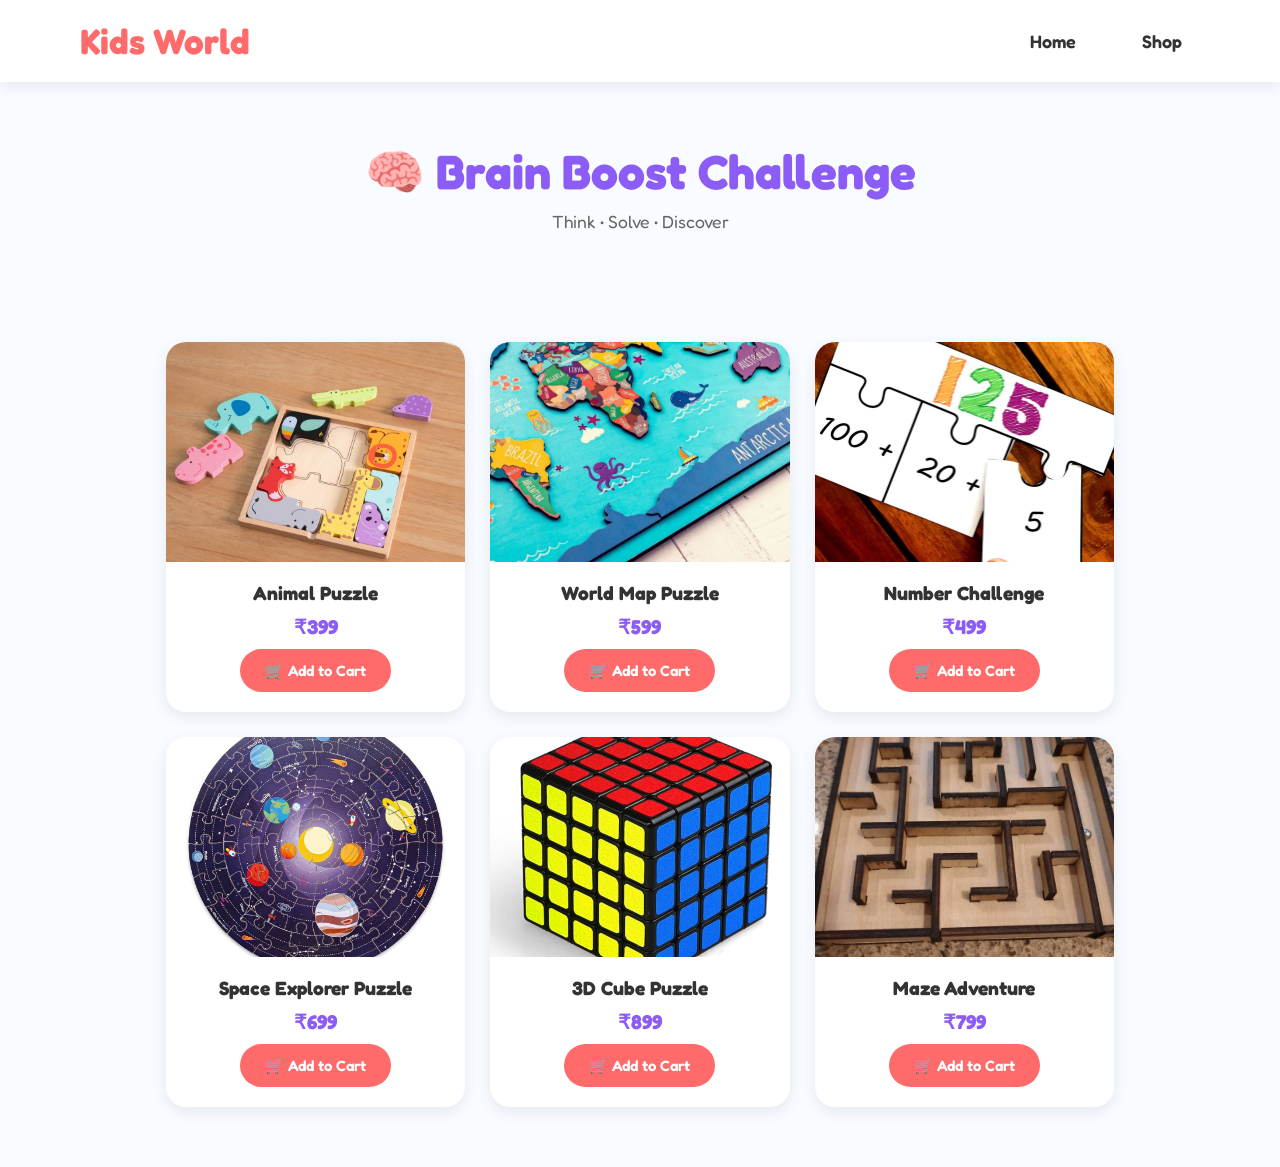
<file: puzzles.html>
<!DOCTYPE html>
<html lang="en">
<head>
<meta charset="UTF-8">
<meta name="viewport" content="width=device-width, initial-scale=1.0">

<title>🧠 Brain Boost Challenge</title>

<link rel="stylesheet" href="style.css">
<link rel="stylesheet" href="puzzles.css">

</head>
<body>

<header>
<nav>
<div class="logo">Kids World</div>

<ul class="menu">
<li><a href="index.html">Home</a></li>
<li><a href="shop.html">Shop</a></li>
</ul>
</nav>
</header>

<section class="collection-title">
<h1>🧠 Brain Boost Challenge</h1>
<p>Think • Solve • Discover</p>
</section>

<section class="product-grid">

<div class="product-card">
<img src="Animal Puzzle.jpg" alt="">
<h3>Animal Puzzle</h3>
<p class="price">₹399</p>
<button class="add-cart">🛒 Add to Cart</button>
</div>

<div class="product-card">
<img src="World Map Puzzle.jpg" alt="">
<h3>World Map Puzzle</h3>
<p class="price">₹599</p>
<button class="add-cart">🛒 Add to Cart</button>
</div>

<div class="product-card">
<img src="Number Challenge.jpg" alt="">
<h3>Number Challenge</h3>
<p class="price">₹499</p>
<button class="add-cart">🛒 Add to Cart</button>
</div>

<div class="product-card">
<img src="Space Explorer Puzzle.jpg" alt="">
<h3>Space Explorer Puzzle</h3>
<p class="price">₹699</p>
<button class="add-cart">🛒 Add to Cart</button>
</div>

<div class="product-card">
<img src="3D Cube Puzzle.jpg" alt="">
<h3>3D Cube Puzzle</h3>
<p class="price">₹899</p>
<button class="add-cart">🛒 Add to Cart</button>
</div>

<div class="product-card">
<img src="Maze Adventure.jpg" alt="">
<h3>Maze Adventure</h3>
<p class="price">₹799</p>
<button class="add-cart">🛒 Add to Cart</button>
</div>

</section>

<script src="shop.js"></script>

</body>
</html>
</file>
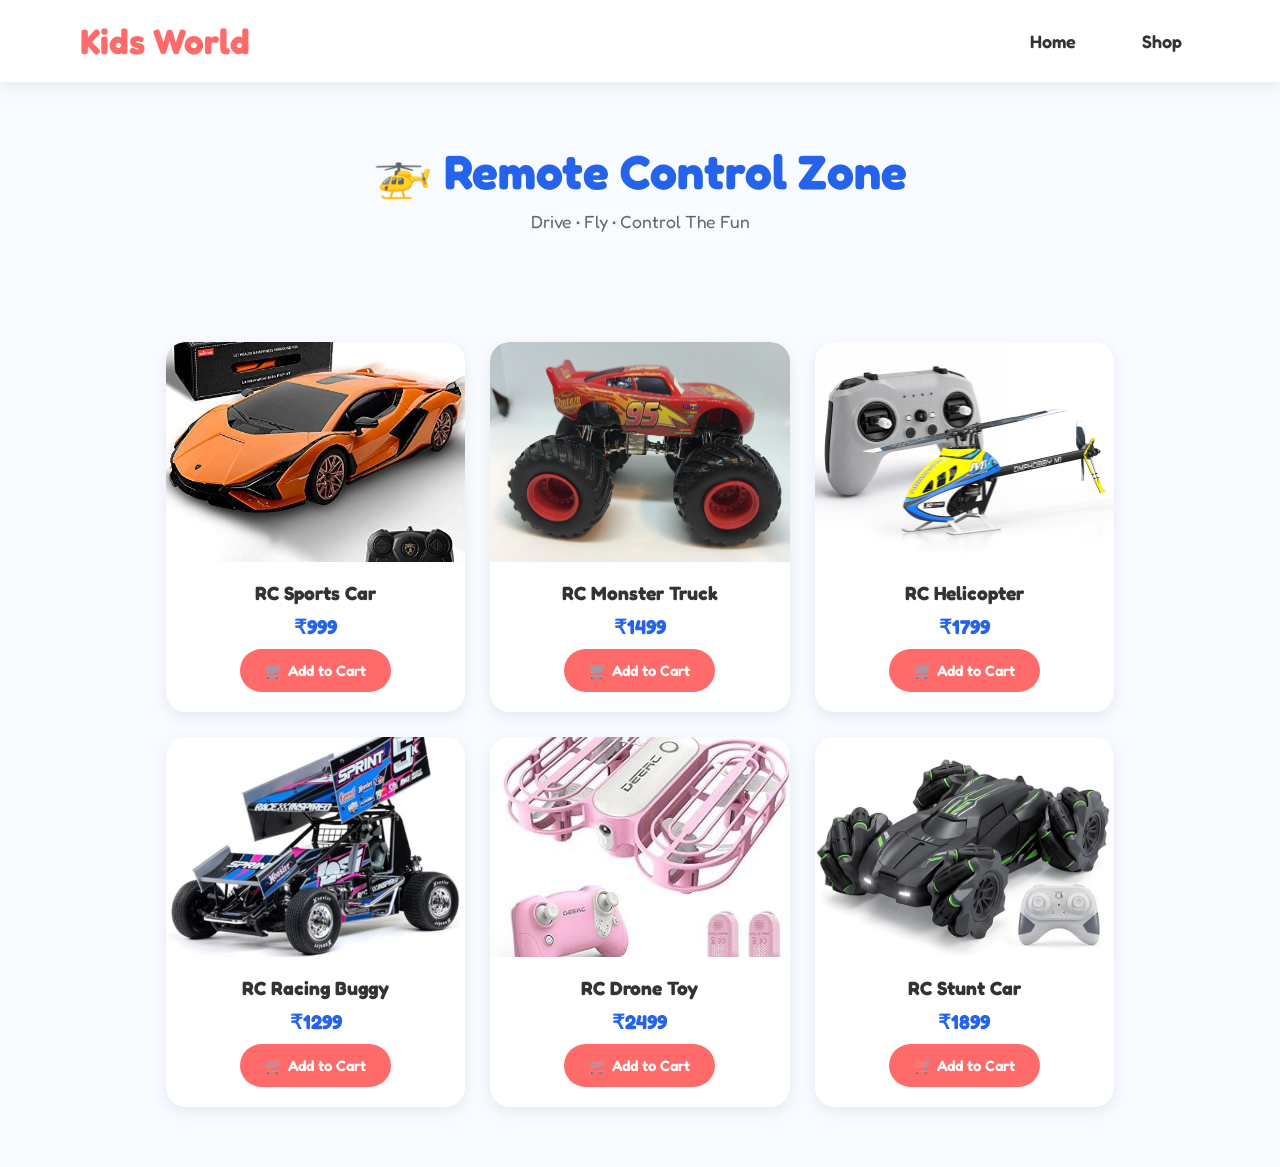
<file: remote.html>
<!DOCTYPE html>
<html lang="en">
<head>
<meta charset="UTF-8">
<meta name="viewport" content="width=device-width, initial-scale=1.0">

<title>🚁 Remote Control Zone</title>

<link rel="stylesheet" href="style.css">
<link rel="stylesheet" href="remote.css">

</head>
<body>

<header>
<nav>
<div class="logo">Kids World</div>

<ul class="menu">
<li><a href="index.html">Home</a></li>
<li><a href="shop.html">Shop</a></li>
</ul>
</nav>
</header>

<section class="collection-title">
<h1>🚁 Remote Control Zone</h1>
<p>Drive • Fly • Control The Fun</p>
</section>

<section class="product-grid">

<div class="product-card">
<img src="RC Sports Car.jpg" alt="">
<h3>RC Sports Car</h3>
<p class="price">₹999</p>
<button class="add-cart">🛒 Add to Cart</button>
</div>

<div class="product-card">
<img src="Monster Truck.jpg" alt="">
<h3>RC Monster Truck</h3>
<p class="price">₹1499</p>
<button class="add-cart">🛒 Add to Cart</button>
</div>

<div class="product-card">
<img src="RC Helicopter.jpg" alt="">
<h3>RC Helicopter</h3>
<p class="price">₹1799</p>
<button class="add-cart">🛒 Add to Cart</button>
</div>

<div class="product-card">
<img src="RC Racing Buggy.jpg" alt="">
<h3>RC Racing Buggy</h3>
<p class="price">₹1299</p>
<button class="add-cart">🛒 Add to Cart</button>
</div>

<div class="product-card">
<img src="RC Drone Toy.jpg" alt="">
<h3>RC Drone Toy</h3>
<p class="price">₹2499</p>
<button class="add-cart">🛒 Add to Cart</button>
</div>

<div class="product-card">
<img src="RC Stunt Car.jpg" alt="">
<h3>RC Stunt Car</h3>
<p class="price">₹1899</p>
<button class="add-cart">🛒 Add to Cart</button>
</div>

</section>

<script src="shop.js"></script>

</body>
</html>
</file>
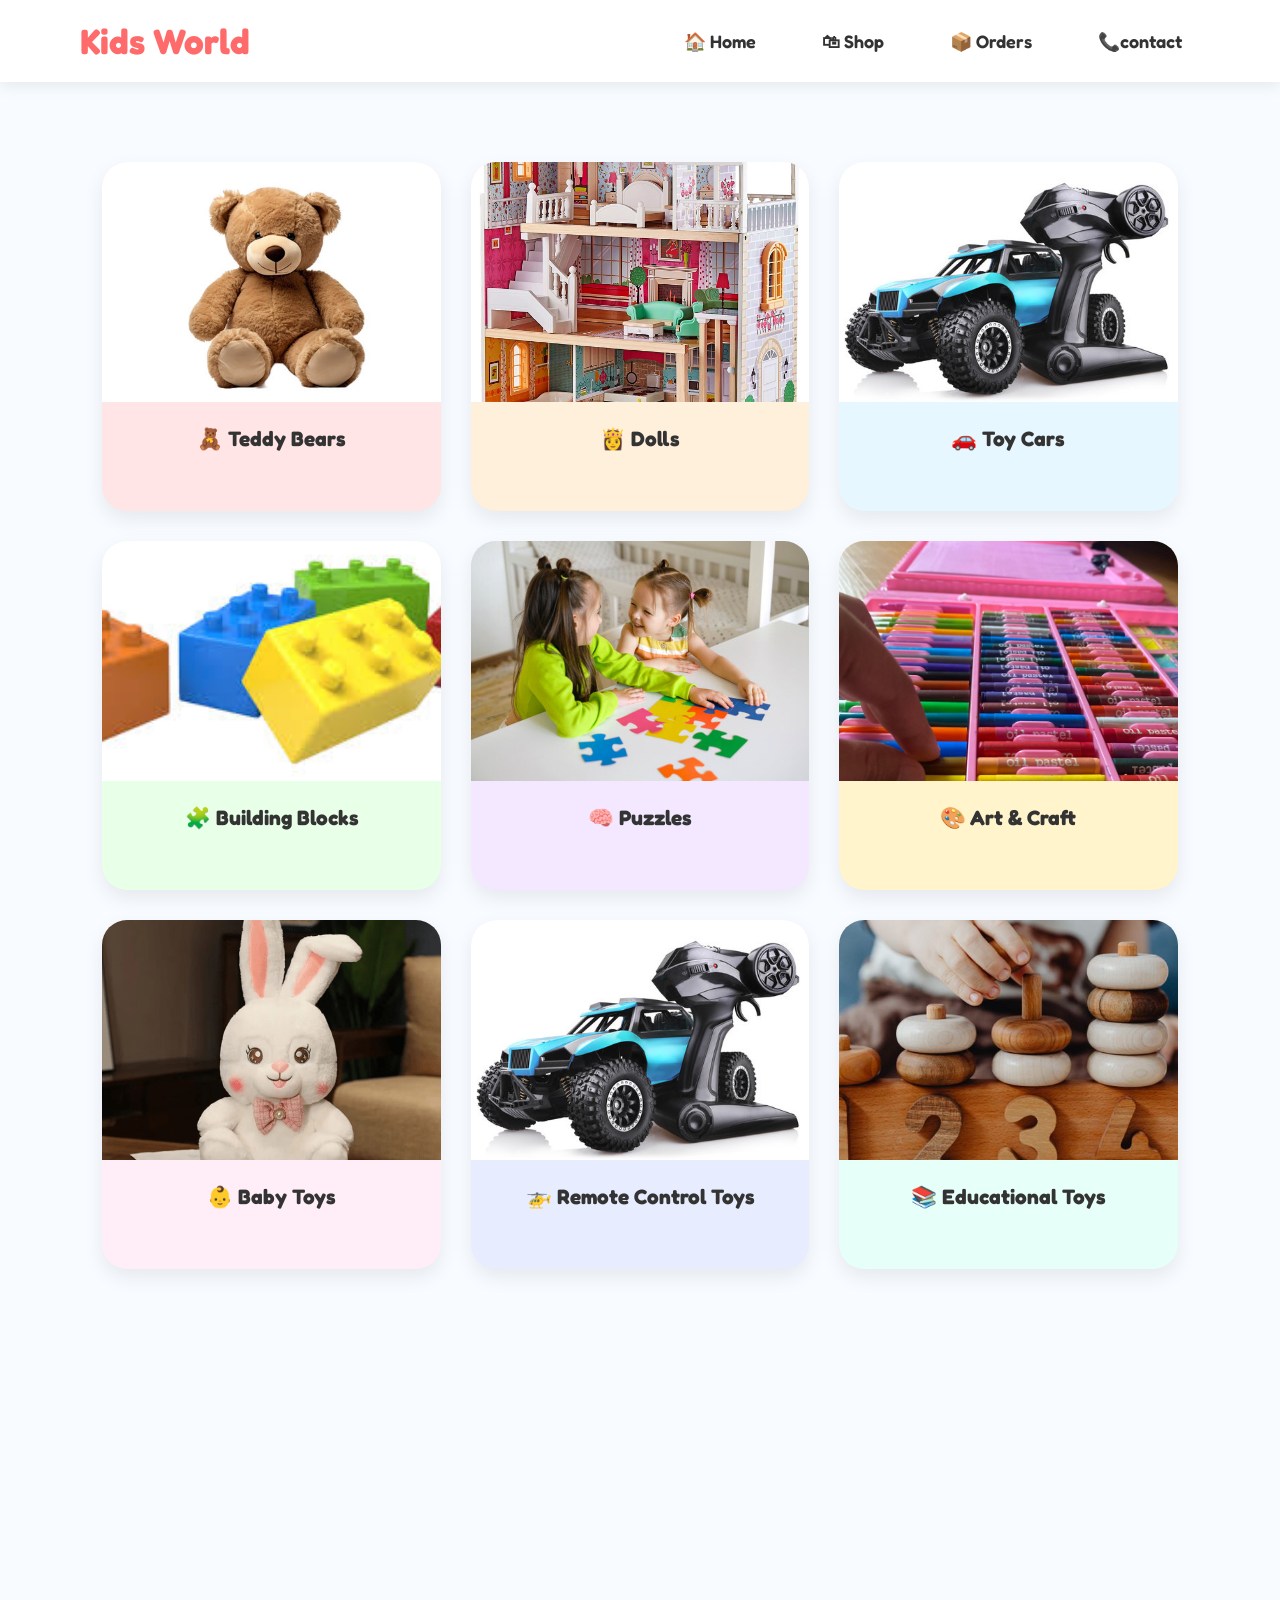
<file: shop.html>
<!DOCTYPE html>
<html lang="en">
<head>
    <meta charset="UTF-8">
    <meta name="viewport" content="width=device-width, initial-scale=1.0">
    <title>Kids World - Fun Shopping for Kids</title>
<link rel="stylesheet" href="style.css">
    <link href="https://fonts.googleapis.com/css2?family=Fredoka:wght@400;500;600;700&display=swap" rel="stylesheet">
</head>
<body>

   <header>
    <nav>
        <div class="logo">Kids World</div>

        <ul class="menu">
            <li><a href="index.html">🏠 Home</a></li>
            <li><a href="shop.html">🛍 Shop</a></li>
            <li><a href="Orders.html">📦 Orders</a></li>
            <li><a href="contact.html">📞contact</a></li>
        </ul>
    </nav>
</header>
<section class="collections">

    <a href="teddy.html" class="collection-card">
        <img src="tedy.jpg" alt="">
        <h2>🧸 Teddy Bears</h2>
    </a>

    <a href="dolls.html" class="collection-card">
        <img src="doll.jpg" alt="">
        <h2>👸 Dolls</h2>
    </a>

    <a href="cars.html" class="collection-card">
        <img src="remote-car.jpg" alt="">
        <h2>🚗 Toy Cars</h2>
    </a>

    <a href="lego.html" class="collection-card">
        <img src="lego.jpg" alt="">
        <h2>🧩 Building Blocks</h2>
    </a>

    <a href="puzzles.html" class="collection-card">
        <img src="puzzle.jpg" alt="">
        <h2>🧠 Puzzles</h2>
    </a>

    <a href="art.html" class="collection-card">
        <img src="art.jpg" alt="">
        <h2>🎨 Art & Craft</h2>
    </a>

    <a href="baby.html" class="collection-card">
        <img src="soft-toyy.png" alt="">
        <h2>👶 Baby Toys</h2>
    </a>

    <a href="remote.html" class="collection-card">
        <img src="remote-car.jpg" alt="">
        <h2>🚁 Remote Control Toys</h2>
    </a>

    <a href="education.html" class="collection-card">
        <img src="educational.jpg" alt="">
        <h2>📚 Educational Toys</h2>
    </a>

    <a href="outdoor.html" class="collection-card">
        <img src="outdoor play.jpg" alt="">
        <h2>⚽ Outdoor Play</h2>
    </a>

</section>
<script src="shop.js"></script>
</body>
</html>
</file>
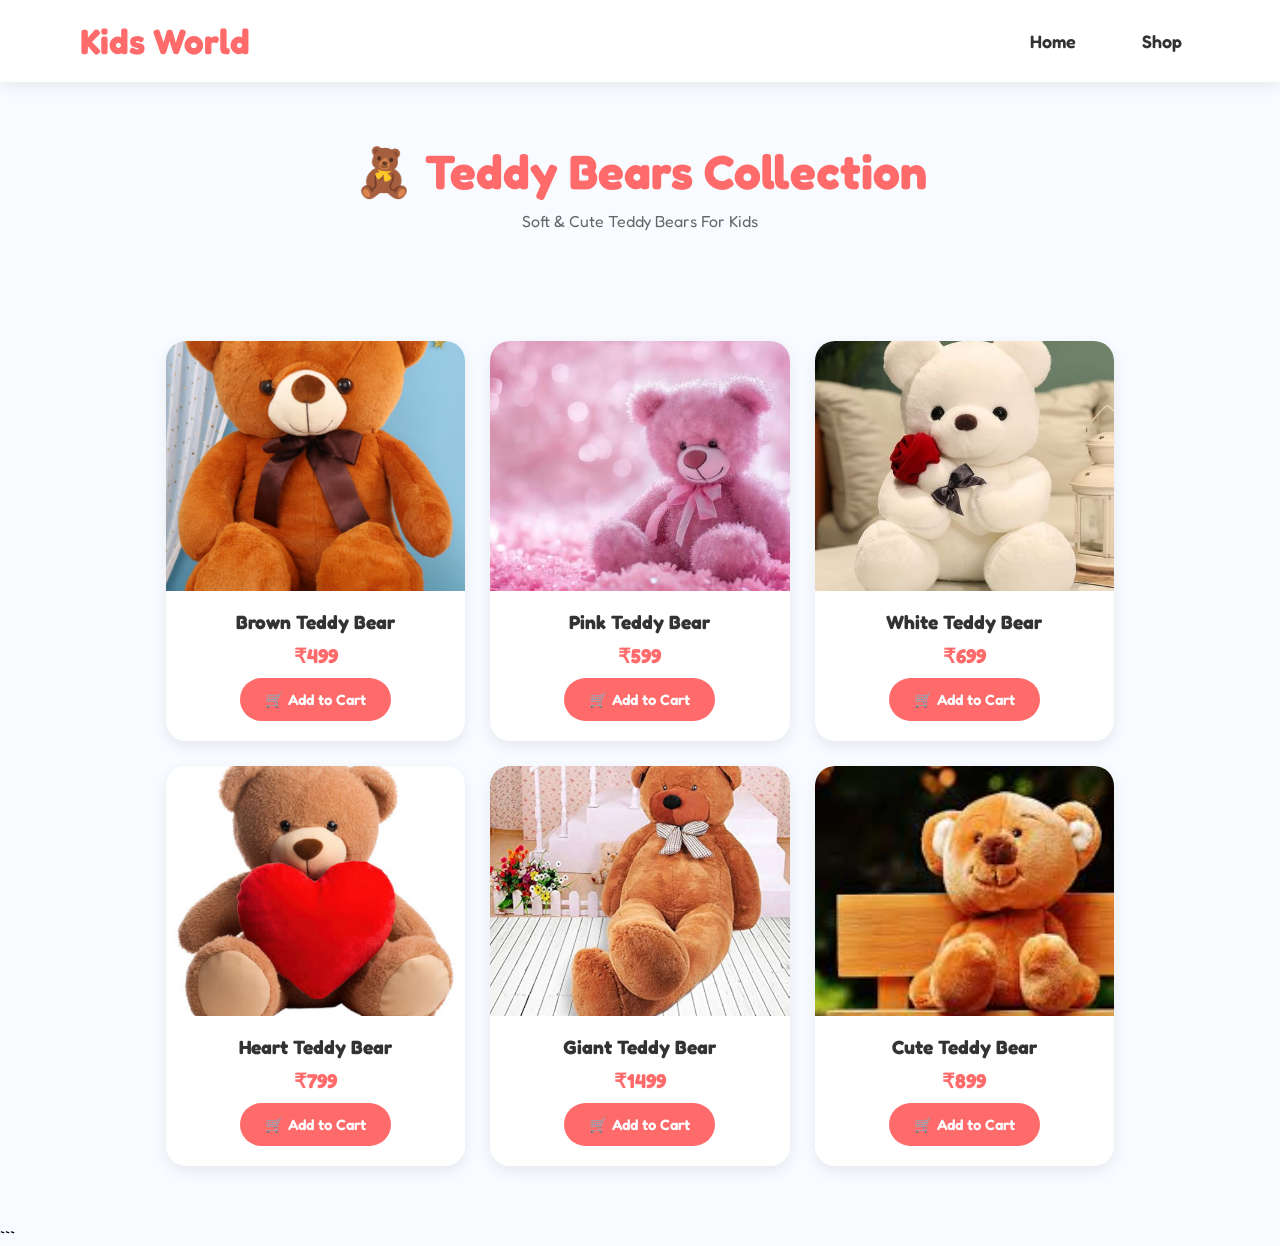
<file: teddy.html>
<!DOCTYPE html>
<html lang="en">
<head>
<meta charset="UTF-8">
<meta name="viewport" content="width=device-width, initial-scale=1.0">
<title>Teddy Bears Collection</title>

<link rel="stylesheet" href="style.css">
<link rel="stylesheet" href="teddy.css">

</head>
<body>

<header>
<nav>
<div class="logo">Kids World</div>

<ul class="menu">
<li><a href="index.html">Home</a></li>
<li><a href="shop.html">Shop</a></li>
</ul>
</nav>
</header>

<section class="collection-title">
<h1>🧸 Teddy Bears Collection</h1>
<p>Soft & Cute Teddy Bears For Kids</p>
</section>

<section class="product-grid">

<div class="product-card">
<img src="Brown Teddy Bear.jpg" alt="">
<h3>Brown Teddy Bear</h3>
<p class="price">₹499</p>
<button class="add-cart">🛒 Add to Cart</button>
</div>

<div class="product-card">
<img src="pinkTeddy Bear.jpg" alt="">
<h3>Pink Teddy Bear</h3>
<p class="price">₹599</p>
<button class="add-cart">🛒 Add to Cart</button>
</div>

<div class="product-card">
<img src="white Teddy Bear.jpg" alt="">
<h3>White Teddy Bear</h3>
<p class="price">₹699</p>
<button class="add-cart">🛒 Add to Cart</button>
</div>

<div class="product-card">
<img src="heart teddy.jpg" alt="">
<h3>Heart Teddy Bear</h3>
<p class="price">₹799</p>
<button class="add-cart">🛒 Add to Cart</button>
</div>

<div class="product-card">
<img src="giant teddy.jpg" alt="">
<h3>Giant Teddy Bear</h3>
<p class="price">₹1499</p>
<button class="add-cart">🛒 Add to Cart</button>
</div>

<div class="product-card">
<img src="cute teddy.jpg" alt="">
<h3>Cute Teddy Bear</h3>
<p class="price">₹899</p>
<button class="add-cart">🛒 Add to Cart</button>
</div>

</section>

<script src="shop.js"></script>

</body>
</html>
```
</file>
<file: style.css>
/* Google Font */
@import url('https://fonts.googleapis.com/css2?family=Fredoka:wght@300;400;500;600;700&display=swap');

/* Reset */
*{
    margin:0;
    padding:0;
    box-sizing:border-box;
    font-family:'Fredoka', sans-serif;
}

html{
    scroll-behavior:smooth;
}

body{
    background:#f8fbff;
}

.category-card:nth-child(1){
    background:#ffe5e5;
}

.category-card:nth-child(2){
    background:#fff4cc;
}

.category-card:nth-child(3){
    background:#dfffe0;
}

.category-card:nth-child(4){
    background:#e7ecff;
}

/* Header */
header{
    background:white;
    box-shadow:0 4px 15px rgba(0,0,0,.08);
    position:sticky;
    top:0;
    z-index:1000;
}

.logo{
    font-size:2.2rem;
    font-weight:700;
    color:#ff6b6b;
}

.menu a{
    padding:10px 18px;
    border-radius:25px;
}

.menu a:hover{
    background:#ff6b6b;
    color:white;
}

nav{
    max-width:1200px;
    margin:auto;

    display:flex;
    justify-content:space-between;
    align-items:center;

    padding:20px 40px;
}

.menu{
    display:flex;
    list-style:none;
    gap:30px;   /* spacing between menu items */
}

.menu li a{
    text-decoration:none;
    color:#333;
    font-size:18px;
    font-weight:600;
    transition:.3s;
}

.menu li a:hover{
    color:#ff6b6b;
}

/* Hero */
.hero{
    height:60vh;
    background:url("kid.png") center/cover no-repeat;
    display:flex;
    justify-content:center;
    align-items:center;
    text-align:center;
    padding:20px;
}

.hero h1{
    font-size:4rem;
    color:#fff;
    margin-bottom:20px;
    text-shadow:0 3px 10px rgba(0,0,0,.4);
}

.hero p{
    color:#fff;
    font-size:1.2rem;
    margin-bottom:25px;
}

.hero a{
    display:inline-block;
    padding:14px 30px;
    background:#ff6b6b;
    color:#fff;
    text-decoration:none;
    border-radius:40px;
    font-weight:600;
}

/* Sections */
section{
    padding:80px 8%;
}

section h2{
    text-align:center;
    font-size:2.5rem;
    margin-bottom:40px;
    color:#333;
}

 /* Categories */

.categories{
    padding:80px 8%;
}

.categories h2{
    text-align:center;
    font-size:2.5rem;
    margin-bottom:40px;
}

.category-grid{
    display:grid;
    grid-template-columns:repeat(2,1fr);
    gap:25px;
    max-width:700px;
    margin:auto;
}

.category-card{
    background:#fff;
    border-radius:15px;
    padding:15px;
    text-align:center;
    box-shadow:0 3px 10px rgba(0,0,0,.08);
    transition:0.3s;
}

.category-card:hover{
    transform:translateY(-5px);
}

.category-card img{
    width:120px;
    height:120px;
    object-fit:cover;
    border-radius:15px;
    display:block;
    margin:auto;
}

.category-card h3{
    margin-top:10px;
    font-size:16px;
    font-weight:600;
}
.age-section{
    padding:80px 8%;
    text-align:center;
}

.age-grid{
    display:grid;
    grid-template-columns:repeat(auto-fit,minmax(250px,1fr));
    gap:25px;
    margin-top:40px;
}

.age-card{
    background:white;
    padding:30px;
    border-radius:20px;
    box-shadow:0 5px 15px rgba(0,0,0,.08);
    transition:.3s;
}

.age-card:hover{
    transform:translateY(-10px);
}

.age-card span{
    font-size:50px;
}

.age-card h3{
    margin:15px 0;
    color:#ff6b6b;
}

/* Best Sellers */

.best-sellers{
    padding:80px 8%;
    background:#f8fbff;
    text-align:center;
}

.best-sellers h2{
    font-size:2.8rem;
    color:#333;
    margin-bottom:10px;
}

.section-text{
    color:#666;
    margin-bottom:40px;
    font-size:1rem;
}

.product-grid{
    display:grid;
    grid-template-columns:repeat(auto-fit,minmax(250px,1fr));
    gap:25px;
}

.product-card{
    background:#fff;
    border-radius:20px;
    overflow:hidden;
    box-shadow:0 5px 15px rgba(0,0,0,.08);
    transition:.3s;
}

.product-card:hover{
    transform:translateY(-8px);
}

.product-card img{
    width:100%;
    height:250px;
    object-fit:cover;
}

.product-card h3{
    margin:15px 0 10px;
    font-size:1.2rem;
    color:#333;
}

.price{
    color:#ff6b6b;
    font-size:1.1rem;
    font-weight:600;
    margin-bottom:15px;
}

.product-card button{
    background:#ff6b6b;
    color:#fff;
    border:none;
    padding:12px 25px;
    border-radius:30px;
    cursor:pointer;
    margin-bottom:20px;
    transition:.3s;
}

.product-card button:hover{
    background:#ff4c4c;
}
.product-card{
    position: relative;
    overflow: hidden;
    transition: all 0.4s ease;
    border-radius: 20px;
}

/* Glow Effect */
.product-card:hover{
    transform: translateY(-12px) scale(1.05);

    box-shadow:
        0 0 15px #ff69b4,
        0 0 30px #ffd700,
        0 0 45px #00bfff;

    border: 2px solid #fff;
}

/* Shining Animation */
.product-card::before{
    content: "";
    position: absolute;
    top: -100%;
    left: -100%;
    width: 60%;
    height: 250%;
    background: rgba(255,255,255,0.3);
    transform: rotate(25deg);
    transition: 0.7s;
}

.product-card:hover::before{
    left: 130%;
}

/* Image Zoom */
.product-card img{
    transition: 0.5s;
}

.product-card:hover img{
    transform: scale(1.1);
}

/* Button Glow */
.add-cart:hover{
    box-shadow:
        0 0 10px #ff69b4,
        0 0 20px #ffd700,
        0 0 30px #00bfff;

    transform: scale(1.08);
}

/* Favourite Heart Glow */
.fav-btn:hover{
    transform: scale(1.3);
    filter: drop-shadow(0 0 10px red);
}
/* Mobile */

@media(max-width:768px){

    .best-sellers{
        padding:60px 5%;
    }

    .best-sellers h2{
        font-size:2rem;
    }

    .product-card img{
        height:200px;
    }
}
/* SHOP PAGE */

.collections{
    padding:80px 8%;
    display:grid;
    grid-template-columns:repeat(auto-fit,minmax(280px,1fr));
    gap:30px;
    background:#f8fbff;
}

.collection-card{
    text-decoration:none;
    background:white;
    border-radius:25px;
    overflow:hidden;
    box-shadow:0 8px 20px rgba(0,0,0,.08);
    transition:.4s ease;
    position:relative;
}

.collection-card img{
    width:100%;
    height:240px;
    object-fit:cover;
    transition:.5s;
}

.collection-card h2{
    padding:20px;
    text-align:center;
    color:#333;
    font-size:1.3rem;
}

/* Hover Effect */

.collection-card:hover{
    transform:translateY(-12px) scale(1.03);

    box-shadow:
    0 0 15px #ff6b6b,
    0 0 30px #ffd93d,
    0 0 45px #7c3aed;
}

.collection-card:hover img{
    transform:scale(1.1);
}

/* Shine Effect */

.collection-card::before{
    content:"";
    position:absolute;
    top:-100%;
    left:-100%;
    width:60%;
    height:250%;
    background:rgba(255,255,255,.35);
    transform:rotate(25deg);
    transition:.8s;
}

.collection-card:hover::before{
    left:130%;
}

/* Different Colors */

.collection-card:nth-child(1){
    background:#ffe5e5;
}

.collection-card:nth-child(2){
    background:#fff0dc;
}

.collection-card:nth-child(3){
    background:#e6f7ff;
}

.collection-card:nth-child(4){
    background:#e8ffe8;
}

.collection-card:nth-child(5){
    background:#f3e8ff;
}

.collection-card:nth-child(6){
    background:#fff4cc;
}

.collection-card:nth-child(7){
    background:#ffeef8;
}

.collection-card:nth-child(8){
    background:#e7ecff;
}

.collection-card:nth-child(9){
    background:#e6fff8;
}

.collection-card:nth-child(10){
    background:#fff2e6;
}

@media(max-width:768px){

    .collections{
        display:grid;
        grid-template-columns:repeat(2,1fr);
        gap:15px;
        padding:40px 4%;
    }

    .collection-card img{
        height:120px;
    }

    .collection-card h2{
        font-size:14px;
        padding:10px;
    }

}

/* SUMMER SALE */

.offers{
    padding:80px 8%;
}

.offers div{
    max-width:900px;
    margin:auto;

    background:linear-gradient(
    135deg,
    #ff6b6b,
    #ffb347,
    #ffd93d);

    padding:60px 40px;
    border-radius:25px;

    text-align:center;
    color:white;

    box-shadow:0 10px 25px rgba(0,0,0,.15);
}

.offers h2{
    color:white;
    font-size:3rem;
    margin-bottom:20px;
}

.offers p{
    color:white;
    font-size:1.2rem;
    margin-bottom:20px;
}

.offers a{
    display:inline-block;
    padding:14px 30px;
    background:white;
    color:#ff6b6b;
    text-decoration:none;
    border-radius:30px;
    font-weight:600;
}

/* REVIEWS */

.reviews{
    padding:80px 8%;
    text-align:center;
    background:#fff7f0;
}

.reviews h2{
    color:#ff6b6b;
    margin-bottom:40px;
}

.reviews div{
    display:flex;
    justify-content:center;
    gap:25px;
    flex-wrap:wrap;
}

.reviews article{
    background:white;
    width:300px;

    padding:25px;
    border-radius:20px;

    box-shadow:0 5px 15px rgba(0,0,0,.08);

    transition:.3s;
}

.reviews article:hover{
    transform:translateY(-8px);
}

.reviews article p{
    font-size:16px;
    color:#555;
    margin-bottom:15px;
}

.reviews article h3{
    color:#ff6b6b;
}
/* Newsletter */

.newsletter{
    text-align:center;
    padding:80px 8%;
    background:linear-gradient(135deg,#ff6b6b,#ffb347);
    color:white;
    border-radius:30px;
    margin:50px 8%;
}

.newsletter h2{
    font-size:2.5rem;
    margin-bottom:10px;
    color:white;
}

.newsletter p{
    font-size:1.1rem;
    margin-bottom:25px;
}

.newsletter form{
    margin-top:20px;
}

.newsletter input{
    width:350px;
    max-width:90%;
    padding:15px;
    border:none;
    border-radius:30px;
    outline:none;
    font-size:16px;
}

.newsletter button{
    padding:15px 30px;
    border:none;
    border-radius:30px;
    background:#4f46e5;
    color:white;
    margin-left:10px;
    cursor:pointer;
    font-weight:600;
    transition:.3s;
}

.newsletter button:hover{
    background:#3730a3;
    transform:translateY(-3px);
}

@media(max-width:768px){

    .newsletter{
        margin:30px 5%;
        padding:60px 5%;
    }

    .newsletter form{
        display:flex;
        flex-direction:column;
        gap:15px;
        align-items:center;
    }

    .newsletter button{
        margin-left:0;
        width:200px;
    }
}

/* Footer */
footer{
    background:#222;
    color:white;
    padding:50px 8%;
}

footer div{
    margin-bottom:20px;
}

footer ul{
    list-style:none;
}

footer ul li{
    margin:8px 0;
}

footer ul li a{
    color:white;
    text-decoration:none;
}

footer hr{
    margin:25px 0;
    border:none;
    height:1px;
    background:#444;
}

footer p{
    text-align:center;
}

/* Responsive */
@media(max-width:768px){

    nav{
        flex-direction:column;
        gap:15px;
    }

    nav ul{
        flex-wrap:wrap;
        justify-content:center;
    }

    .hero h1{
        font-size:2.5rem;
    }

    .hero p{
        font-size:1rem;
    }

    section{
        padding:60px 5%;
    }

    .categories img,
    .featured img{
        height:200px;
    }

    section h2{
    color:#4f46e5;
    font-size:2.7rem;
}
}
/* SHOP SECTION */

.best-sellers{
    padding:80px 8%;
    background:#f8fbff;
    text-align:center;
}

.best-sellers h2{
    font-size:3rem;
    background:linear-gradient(90deg,#ff6b6b,#ffb347);
    -webkit-background-clip:text;
    -webkit-text-fill-color:transparent;
}

.section-text{
    color:#666;
    font-size:1.1rem;
    margin-bottom:40px;
}

/* Product Grid */

.product-grid{
    display:grid;
    grid-template-columns:repeat(auto-fit,minmax(250px,1fr));
    gap:25px;
}

/* Product Card */

.product-card{
    background:#fff;
    border-radius:20px;
    overflow:hidden;
    box-shadow:0 5px 15px rgba(0,0,0,.08);
    transition:0.3s;
}

.product-card:hover{
    transform:translateY(-10px);
    box-shadow:0 10px 25px rgba(0,0,0,.15);
}

/* Product Image */

.product-card img{
    width:100%;
    height:250px;
    object-fit:cover;
}

/* Product Name */

.product-card h3{
    margin:15px 0 10px;
    font-size:1.2rem;
    color:#333;
}
/* Mobile */

@media(max-width:768px){

    .best-sellers{
        padding:60px 5%;
    }

    .best-sellers h2{
        font-size:2rem;
    }

    .product-grid{
        display:grid;
        grid-template-columns:repeat(2,1fr);
        gap:15px;
    }

    .product-card img{
        height:140px;
    }

    .product-card h3{
        font-size:14px;
    }

    .price{
        font-size:14px;
    }

    .product-card button{
        padding:8px 12px;
        font-size:12px;
    }
}
/* Price */

.price{
    color:#ff6b6b;
    font-size:1.2rem;
    font-weight:700;
    margin-bottom:15px;
}

/* Button */

.product-card button{
    background:#ff6b6b;
    color:white;
    border:none;
    padding:12px 25px;
    border-radius:30px;
    cursor:pointer;
    margin-bottom:20px;
    font-size:15px;
    font-weight:600;
    transition:0.3s;
}

.product-card button:hover{
    background:#ff4c4c;
}

@media(max-width:768px){

    nav{
        flex-direction:column;
        gap:15px;
    }

    .menu{
        width:100%;
        display:grid;
        grid-template-columns:repeat(2,1fr);
        gap:12px;
        text-align:center;
        margin-top:10px;
    }

    .menu li{
        list-style:none;
    }

    .menu a{
        display:block;
        padding:12px;
        background:#fff;
        border-radius:15px;
        box-shadow:0 3px 10px rgba(0,0,0,.08);
    }

    .hero h1{
        font-size:2.5rem;
    }

    .hero p{
        font-size:1rem;
    }

    section{
        padding:60px 5%;
    }

    .categories img,
    .featured img{
        height:200px;
    }

    section h2{
        color:#4f46e5;
        font-size:2.7rem;
    }
}
</file>
<file: art.css>
body{
    background:#fffdf7;
}

/* Title */

.collection-title{
    text-align:center;
    padding:60px 20px 30px;
}

.collection-title h1{
    font-size:3rem;
    color:#ec4899;
}

.collection-title p{
    color:#666;
    margin-top:10px;
    font-size:1.1rem;
}

/* Products */

.product-grid{
    width:90%;
    margin:auto;
    display:grid;
    grid-template-columns:repeat(auto-fit,minmax(250px,1fr));
    gap:25px;
    padding-bottom:60px;
}

.product-card{
    background:white;
    border-radius:20px;
    overflow:hidden;
    text-align:center;
    box-shadow:0 5px 15px rgba(0,0,0,.08);
    transition:.4s;
}

.product-card:hover{
    transform:translateY(-10px);
    box-shadow:
    0 0 15px #ec4899,
    0 0 30px #f59e0b,
    0 0 45px #06b6d4;
}

.product-card img{
    width:100%;
    height:220px;
    object-fit:cover;
    transition:.4s;
}

.product-card:hover img{
    transform:scale(1.08);
}

.product-card h3{
    margin-top:15px;
    color:#333;
}

.price{
    color:#ec4899;
    font-size:20px;
    font-weight:700;
    margin:10px 0;
}

.add-cart{
    background:#ec4899;
    color:white;
    border:none;
    padding:12px 25px;
    border-radius:30px;
    cursor:pointer;
    margin-bottom:20px;
    transition:.3s;
}

.add-cart:hover{
    background:#db2777;
}

/* Mobile */

@media(max-width:768px){

    .product-grid{
        grid-template-columns:repeat(2,1fr);
        gap:15px;
    }

    .product-card img{
        height:130px;
    }

    .collection-title h1{
        font-size:2rem;
    }

    .product-card h3{
        font-size:14px;
    }

    .price{
        font-size:16px;
    }

    .add-cart{
        padding:10px 15px;
        font-size:12px;
    }
}
</file>
<file: cars.css>
body{
    background:#f8fbff;
}

.collection-title{
    text-align:center;
    padding:60px 20px 30px;
}

.collection-title h1{
    font-size:3rem;
    color:#3b82f6;
}

.collection-title p{
    color:#666;
    margin-top:10px;
}

.product-grid{
    width:90%;
    margin:auto;
    display:grid;
    grid-template-columns:repeat(auto-fit,minmax(250px,1fr));
    gap:25px;
    padding-bottom:60px;
}

.product-card{
    background:white;
    border-radius:20px;
    overflow:hidden;
    text-align:center;
    box-shadow:0 5px 15px rgba(0,0,0,.08);
    transition:.4s;
}

.product-card:hover{
    transform:translateY(-10px);
    box-shadow:
    0 0 15px #3b82f6,
    0 0 30px #06b6d4,
    0 0 45px #60a5fa;
}

.product-card img{
    width:100%;
    height:220px;
    object-fit:cover;
    transition:.4s;
}

.product-card:hover img{
    transform:scale(1.08);
}

.product-card h3{
    margin-top:15px;
    color:#333;
}

.price{
    color:#3b82f6;
    font-size:20px;
    font-weight:700;
    margin:10px 0;
}

.add-cart{
    background:#3b82f6;
    color:white;
    border:none;
    padding:12px 25px;
    border-radius:30px;
    cursor:pointer;
    margin-bottom:20px;
    transition:.3s;
}

.add-cart:hover{
    background:#2563eb;
}

@media(max-width:768px){

    .product-grid{
        grid-template-columns:repeat(2,1fr);
        gap:15px;
    }

    .product-card img{
        height:130px;
    }

    .collection-title h1{
        font-size:2rem;
    }

    .product-card h3{
        font-size:14px;
    }

    .price{
        font-size:16px;
    }

    .add-cart{
        padding:10px 15px;
        font-size:12px;
    }
}
</file>
<file: dolls.css>
body{
    background:#fff8fc;
}

/* Title */

.collection-title{
    text-align:center;
    padding:60px 20px 30px;
}

.collection-title h1{
    font-size:3rem;
    color:#ff69b4;
}

.collection-title p{
    color:#666;
    margin-top:10px;
}

/* Products */

.product-grid{
    width:90%;
    margin:auto;
    display:grid;
    grid-template-columns:repeat(auto-fit,minmax(250px,1fr));
    gap:25px;
    padding-bottom:60px;
}

.product-card{
    overflow:hidden;
}
.product-card:hover{
    transform:translateY(-10px);
    box-shadow:
    0 0 15px #ff69b4,
    0 0 30px #ffb6c1,
    0 0 45px #ffc0cb;
}
.product-card img{
    width:100%;
    aspect-ratio:1/1;
    object-fit:cover;
    display:block;
    transition:.4s;
}
.product-card:hover img{
    transform:scale(1.1);
}

.product-card h3{
    margin-top:15px;
    color:#333;
}

.price{
    color:#ff69b4;
    font-size:20px;
    font-weight:700;
    margin:10px 0;
}

.add-cart{
    background:#ff69b4;
    color:white;
    border:none;
    padding:12px 25px;
    border-radius:30px;
    cursor:pointer;
    margin-bottom:20px;
    transition:.3s;
}

.add-cart:hover{
    background:#ff4fa2;
}

/* Mobile */

@media(max-width:768px){

    .product-grid{
        grid-template-columns:repeat(2,1fr);
        gap:15px;
    }

    .product-card img{
        height:130px;
    }

    .collection-title h1{
        font-size:2rem;
    }

    .product-card h3{
        font-size:14px;
    }

    .price{
        font-size:16px;
    }

    .add-cart{
        padding:10px 15px;
        font-size:12px;
    }
}
</file>
<file: education.css>
body{
    background:#f8fbff;
}

/* Title */

.collection-title{
    text-align:center;
    padding:60px 20px 30px;
}

.collection-title h1{
    font-size:3rem;
    color:#10b981;
}

.collection-title p{
    color:#666;
    margin-top:10px;
    font-size:1.1rem;
}

/* Products */

.product-grid{
    width:90%;
    margin:auto;
    display:grid;
    grid-template-columns:repeat(auto-fit,minmax(250px,1fr));
    gap:25px;
    padding-bottom:60px;
}

.product-card{
    background:white;
    border-radius:20px;
    overflow:hidden;
    text-align:center;
    box-shadow:0 5px 15px rgba(0,0,0,.08);
    transition:.4s;
}

.product-card:hover{
    transform:translateY(-10px);

    box-shadow:
    0 0 15px #10b981,
    0 0 30px #34d399,
    0 0 45px #6ee7b7;
}

.product-card img{
    width:100%;
    height:220px;
    object-fit:cover;
    transition:.4s;
}

.product-card:hover img{
    transform:scale(1.08);
}

.product-card h3{
    margin-top:15px;
    color:#333;
}

.price{
    color:#10b981;
    font-size:20px;
    font-weight:700;
    margin:10px 0;
}

.add-cart{
    background:#10b981;
    color:white;
    border:none;
    padding:12px 25px;
    border-radius:30px;
    cursor:pointer;
    margin-bottom:20px;
    transition:.3s;
}

.add-cart:hover{
    background:#059669;
}

/* Mobile */

@media(max-width:768px){

    .product-grid{
        grid-template-columns:repeat(2,1fr);
        gap:15px;
    }

    .product-card img{
        height:130px;
    }

    .collection-title h1{
        font-size:2rem;
    }

    .product-card h3{
        font-size:14px;
    }

    .price{
        font-size:16px;
    }

    .add-cart{
        padding:10px 15px;
        font-size:12px;
    }
}
</file>
<file: lego.css>
body{
    background:#f8fbff;
}

/* Title */

.collection-title{
    text-align:center;
    padding:60px 20px 30px;
}

.collection-title h1{
    font-size:3rem;
    color:#f59e0b;
}

.collection-title p{
    color:#666;
    margin-top:10px;
    font-size:1.1rem;
}

/* Products */

.product-grid{
    width:90%;
    margin:auto;
    display:grid;
    grid-template-columns:repeat(auto-fit,minmax(250px,1fr));
    gap:25px;
    padding-bottom:60px;
}

.product-card{
    background:white;
    border-radius:20px;
    overflow:hidden;
    text-align:center;
    box-shadow:0 5px 15px rgba(0,0,0,.08);
    transition:.4s;
}

.product-card:hover{
    transform:translateY(-10px);
    box-shadow:
    0 0 15px #f59e0b,
    0 0 30px #facc15,
    0 0 45px #fb923c;
}

.product-card img{
    width:100%;
    height:220px;
    object-fit:cover;
    transition:.4s;
}

.product-card:hover img{
    transform:scale(1.08);
}

.product-card h3{
    margin-top:15px;
    color:#333;
}

.price{
    color:#f59e0b;
    font-size:20px;
    font-weight:700;
    margin:10px 0;
}

.add-cart{
    background:#f59e0b;
    color:white;
    border:none;
    padding:12px 25px;
    border-radius:30px;
    cursor:pointer;
    margin-bottom:20px;
    transition:.3s;
}

.add-cart:hover{
    background:#d97706;
}

@media(max-width:768px){

    .product-grid{
        grid-template-columns:repeat(2,1fr);
        gap:15px;
    }

    .product-card img{
        height:130px;
    }

    .collection-title h1{
        font-size:2rem;
    }

    .product-card h3{
        font-size:14px;
    }

    .price{
        font-size:16px;
    }

    .add-cart{
        padding:10px 15px;
        font-size:12px;
    }
}
</file>
<file: orders.css>
/* ===========================
   ORDERS PAGE
=========================== */

.orders-page{
    padding:80px 8%;
    display:flex;
    justify-content:center;
    align-items:center;
}

.order-card{
    width:100%;
    max-width:900px;
    background:#fff;
    border-radius:30px;
    padding:50px 40px;
    text-align:center;
    box-shadow:0 10px 30px rgba(0,0,0,.12);
    animation:fadeUp .8s ease;
}

.order-card h1{
    color:#ff6b6b;
    font-size:3rem;
    margin-bottom:10px;
}

.subtitle{
    color:#666;
    font-size:18px;
    margin-bottom:50px;
}

/* Road */

.road{
    width:100%;
    max-width:700px;
    margin:40px auto;
    position:relative;
    height:120px;
}

.line{
    position:absolute;
    top:55px;
    left:0;
    width:100%;
    height:12px;
    background:#555;
    border-radius:30px;
}

#truck{
    position:absolute;
    left:0;
    top:12px;
    font-size:60px;
    transition:1s ease;
    z-index:2;
}

.gift{
    position:absolute;
    right:-10px;
    top:10px;
    font-size:60px;
    animation:bounce 1.5s infinite;
}

/* Stars */
/* Stars */

.stars{
    display:flex;
    justify-content:center;
    align-items:center;
    gap:18px;
    margin:35px 0;
    flex-wrap:wrap;
}

.star{
    font-size:55px;
    width:70px;
    height:70px;
    display:flex;
    justify-content:center;
    align-items:center;
    cursor:pointer;
    transition:.3s;
    user-select:none;
}

.star:hover{
    transform:scale(1.25) rotate(15deg);
}

.star.active{
    transform:scale(1.25);
    filter:drop-shadow(0 0 10px gold);
}

/* Progress */

.progress-box{
    display:grid;
    grid-template-columns:repeat(auto-fit,minmax(130px,1fr));
    gap:15px;
    margin-top:35px;
}

.step{
    background:#f4f4f4;
    padding:15px;
    border-radius:15px;
    font-weight:600;
    transition:.4s;
}

.step.active{
    background:#ff6b6b;
    color:white;
    transform:translateY(-5px);
    box-shadow:0 8px 18px rgba(255,107,107,.35);
}

/* Status */

#status{
    margin-top:35px;
    display:inline-block;
    padding:15px 28px;
    background:#eef4ff;
    color:#4f46e5;
    font-weight:600;
    border-radius:40px;
}

/* Reward */

#reward{
    margin-top:30px;
    display:none;
    font-size:2rem;
    color:#ff6b6b;
    animation:bounce 1s infinite;
}

/* Animations */

@keyframes bounce{

    0%,100%{
        transform:translateY(0);
    }

    50%{
        transform:translateY(-12px);
    }

}

@keyframes fadeUp{

    from{
        opacity:0;
        transform:translateY(40px);
    }

    to{
        opacity:1;
        transform:translateY(0);
    }

}

/* ===========================
   MOBILE
=========================== */

@media(max-width:768px){

.orders-page{
    padding:40px 5%;
}

.order-card{
    padding:30px 20px;
    border-radius:25px;
}

.order-card h1{
    font-size:2rem;
}

.subtitle{
    font-size:15px;
}

.road{
    height:90px;
}

.line{
    top:42px;
}

#truck,
.gift{
    font-size:42px;
}

.star{
    font-size:38px;
}

.progress-box{
    grid-template-columns:1fr;
}

.step{
    font-size:14px;
}

#reward{
    font-size:1.4rem;
}

}
</file>
<file: outdoor.css>
body{
    background:#f8fff8;
}

/* Title */

.collection-title{
    text-align:center;
    padding:60px 20px 30px;
}

.collection-title h1{
    font-size:3rem;
    color:#22c55e;
}

.collection-title p{
    color:#666;
    margin-top:10px;
    font-size:1.1rem;
}

/* Products */

.product-grid{
    width:90%;
    margin:auto;
    display:grid;
    grid-template-columns:repeat(auto-fit,minmax(250px,1fr));
    gap:25px;
    padding-bottom:60px;
}

.product-card{
    background:white;
    border-radius:20px;
    overflow:hidden;
    text-align:center;
    box-shadow:0 5px 15px rgba(0,0,0,.08);
    transition:.4s;
}

.product-card:hover{
    transform:translateY(-10px);

    box-shadow:
    0 0 15px #22c55e,
    0 0 30px #84cc16,
    0 0 45px #4ade80;
}

.product-card img{
    width:100%;
    height:220px;
    object-fit:cover;
    transition:.4s;
}

.product-card:hover img{
    transform:scale(1.08);
}

.product-card h3{
    margin-top:15px;
    color:#333;
}

.price{
    color:#22c55e;
    font-size:20px;
    font-weight:700;
    margin:10px 0;
}

.add-cart{
    background:#22c55e;
    color:white;
    border:none;
    padding:12px 25px;
    border-radius:30px;
    cursor:pointer;
    margin-bottom:20px;
    transition:.3s;
}

.add-cart:hover{
    background:#16a34a;
}

/* Mobile */

@media(max-width:768px){

    .product-grid{
        grid-template-columns:repeat(2,1fr);
        gap:15px;
    }

    .product-card img{
        height:130px;
    }

    .collection-title h1{
        font-size:2rem;
    }

    .product-card h3{
        font-size:14px;
    }

    .price{
        font-size:16px;
    }

    .add-cart{
        padding:10px 15px;
        font-size:12px;
    }
}
</file>
<file: puzzles.css>
body{
    background:#f8fbff;
}

/* Title */

.collection-title{
    text-align:center;
    padding:60px 20px 30px;
}

.collection-title h1{
    font-size:3rem;
    color:#8b5cf6;
}

.collection-title p{
    color:#666;
    margin-top:10px;
    font-size:1.1rem;
}

/* Products */

.product-grid{
    width:90%;
    margin:auto;
    display:grid;
    grid-template-columns:repeat(auto-fit,minmax(250px,1fr));
    gap:25px;
    padding-bottom:60px;
}

.product-card{
    background:white;
    border-radius:20px;
    overflow:hidden;
    text-align:center;
    box-shadow:0 5px 15px rgba(0,0,0,.08);
    transition:.4s;
}

.product-card:hover{
    transform:translateY(-10px);
    box-shadow:
    0 0 15px #8b5cf6,
    0 0 30px #a855f7,
    0 0 45px #c084fc;
}

.product-card img{
    width:100%;
    height:220px;
    object-fit:cover;
    transition:.4s;
}

.product-card:hover img{
    transform:scale(1.08);
}

.product-card h3{
    margin-top:15px;
    color:#333;
}

.price{
    color:#8b5cf6;
    font-size:20px;
    font-weight:700;
    margin:10px 0;
}

.add-cart{
    background:#8b5cf6;
    color:white;
    border:none;
    padding:12px 25px;
    border-radius:30px;
    cursor:pointer;
    margin-bottom:20px;
    transition:.3s;
}

.add-cart:hover{
    background:#7c3aed;
}

/* Mobile */

@media(max-width:768px){

    .product-grid{
        grid-template-columns:repeat(2,1fr);
        gap:15px;
    }

    .product-card img{
        height:130px;
    }

    .collection-title h1{
        font-size:2rem;
    }

    .product-card h3{
        font-size:14px;
    }

    .price{
        font-size:16px;
    }

    .add-cart{
        padding:10px 15px;
        font-size:12px;
    }
}
</file>
<file: remote.css>
body{
    background:#f8fbff;
}

/* Title */

.collection-title{
    text-align:center;
    padding:60px 20px 30px;
}

.collection-title h1{
    font-size:3rem;
    color:#2563eb;
}

.collection-title p{
    color:#666;
    margin-top:10px;
    font-size:1.1rem;
}

/* Products */

.product-grid{
    width:90%;
    margin:auto;
    display:grid;
    grid-template-columns:repeat(auto-fit,minmax(250px,1fr));
    gap:25px;
    padding-bottom:60px;
}

.product-card{
    background:white;
    border-radius:20px;
    overflow:hidden;
    text-align:center;
    box-shadow:0 5px 15px rgba(0,0,0,.08);
    transition:.4s;
}

.product-card:hover{
    transform:translateY(-10px);
    box-shadow:
    0 0 15px #2563eb,
    0 0 30px #06b6d4,
    0 0 45px #38bdf8;
}

.product-card img{
    width:100%;
    height:220px;
    object-fit:cover;
    transition:.4s;
}

.product-card:hover img{
    transform:scale(1.08);
}

.product-card h3{
    margin-top:15px;
    color:#333;
}

.price{
    color:#2563eb;
    font-size:20px;
    font-weight:700;
    margin:10px 0;
}

.add-cart{
    background:#2563eb;
    color:white;
    border:none;
    padding:12px 25px;
    border-radius:30px;
    cursor:pointer;
    margin-bottom:20px;
    transition:.3s;
}

.add-cart:hover{
    background:#1d4ed8;
}

/* Mobile */

@media(max-width:768px){

    .product-grid{
        grid-template-columns:repeat(2,1fr);
        gap:15px;
    }

    .product-card img{
        height:130px;
    }

    .collection-title h1{
        font-size:2rem;
    }

    .product-card h3{
        font-size:14px;
    }

    .price{
        font-size:16px;
    }

    .add-cart{
        padding:10px 15px;
        font-size:12px;
    }
}
</file>
<file: teddy.css>
body{
    background:#f8fbff;
}

/* Title */

.collection-title{
    text-align:center;
    padding:60px 20px 30px;
}

.collection-title h1{
    font-size:3rem;
    color:#ff6b6b;
}

.collection-title p{
    color:#666;
    margin-top:10px;
}

/* Products */

.product-grid{
    width:90%;
    margin:auto;
    display:grid;
    grid-template-columns:repeat(auto-fit,minmax(250px,1fr));
    gap:25px;
    padding-bottom:60px;
}

.product-card{
    background:white;
    border-radius:20px;
    overflow:hidden;
    text-align:center;
    box-shadow:0 5px 15px rgba(0,0,0,.08);
    transition:.4s;
}

.product-card:hover{
    transform:translateY(-10px);
    box-shadow:
    0 0 15px #ff69b4,
    0 0 30px #ffd700,
    0 0 45px #00bfff;
}

.product-card img{
    width:100%;
    height:250px;
    object-fit:cover;
    transition:.4s;
}

.product-card:hover img{
    transform:scale(1.1);
}

.product-card h3{
    margin-top:15px;
    color:#333;
}

.price{
    color:#ff6b6b;
    font-size:20px;
    font-weight:700;
    margin:10px 0;
}

.add-cart{
    background:#ff6b6b;
    color:white;
    border:none;
    padding:12px 25px;
    border-radius:30px;
    cursor:pointer;
    margin-bottom:20px;
    transition:.3s;
}

.add-cart:hover{
    background:#ff4c4c;
}

/* Mobile */

@media(max-width:768px){

    .product-grid{
        grid-template-columns:repeat(2,1fr);
        gap:15px;
    }

    .product-card img{
        height:130px;
    }

    .collection-title h1{
        font-size:2rem;
    }

    .product-card h3{
        font-size:14px;
    }

    .price{
        font-size:16px;
    }

    .add-cart{
        padding:10px 15px;
        font-size:12px;
    }
}
</file>
